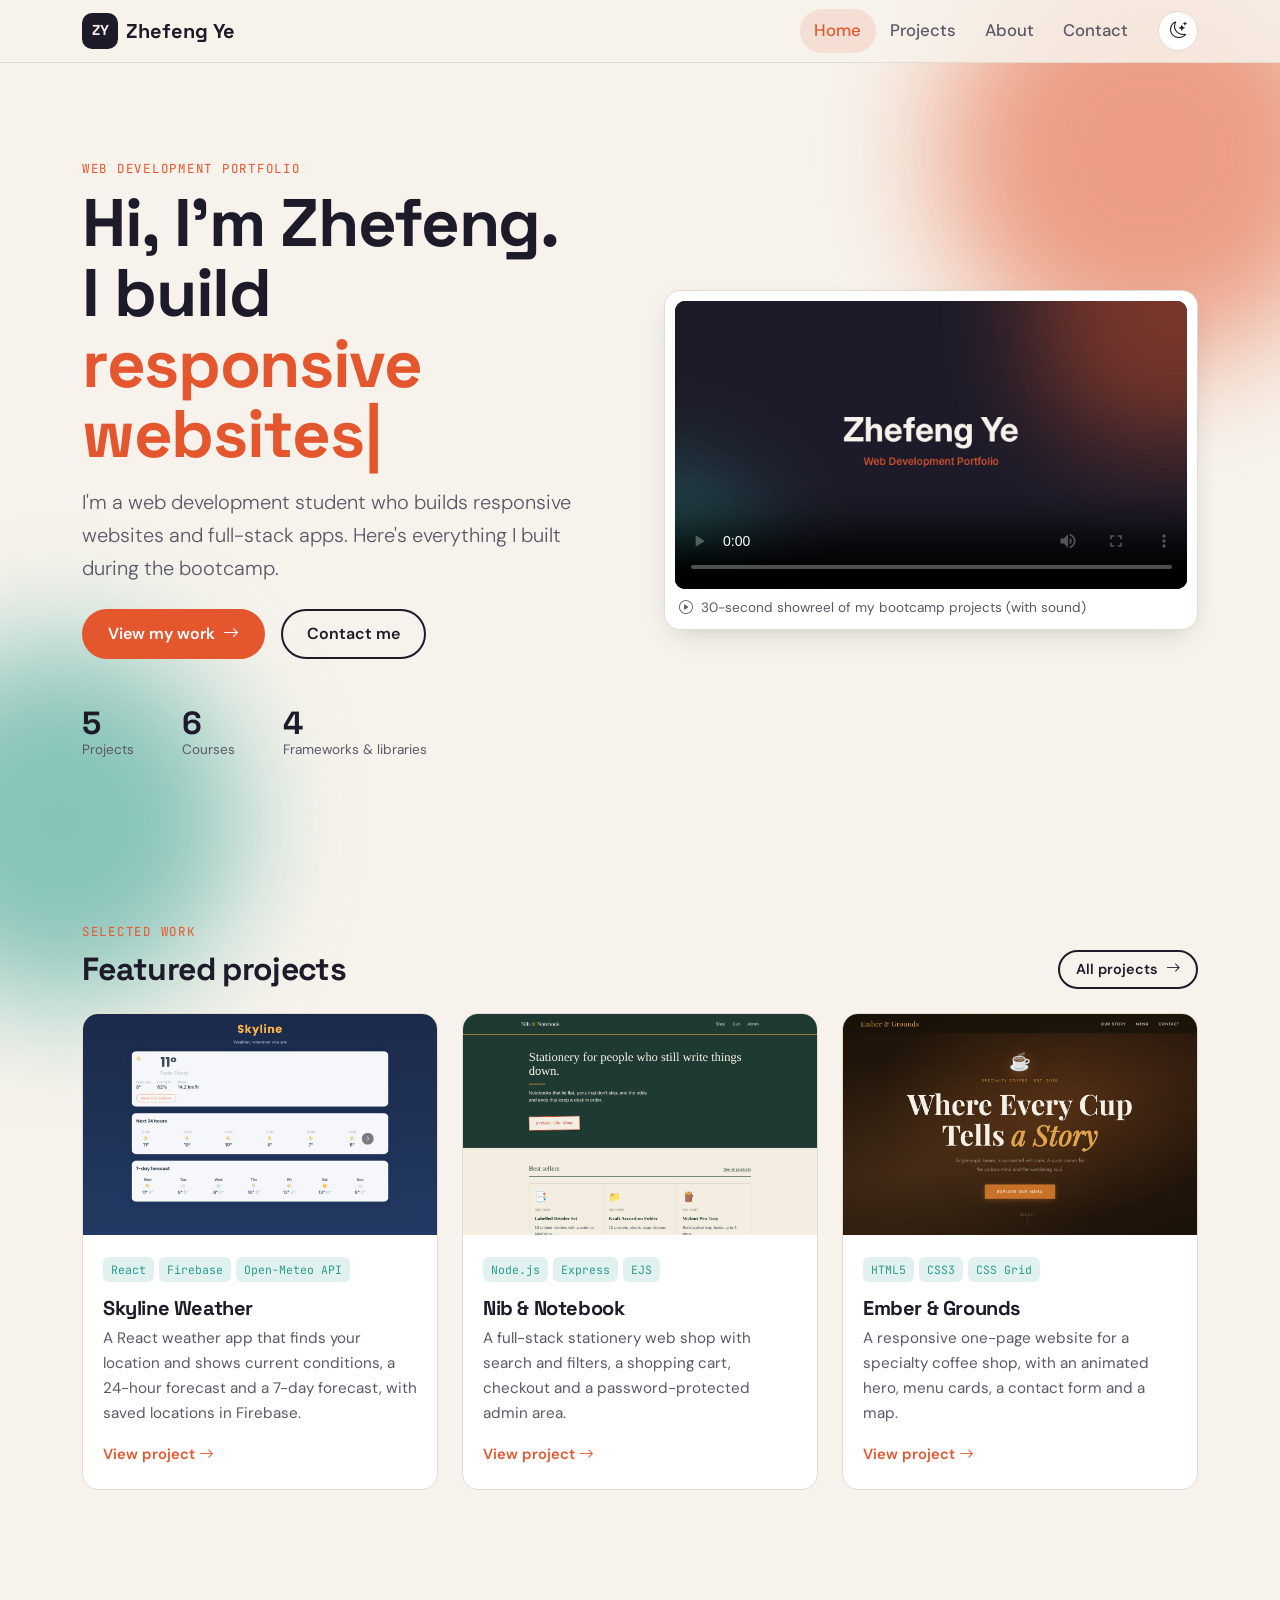
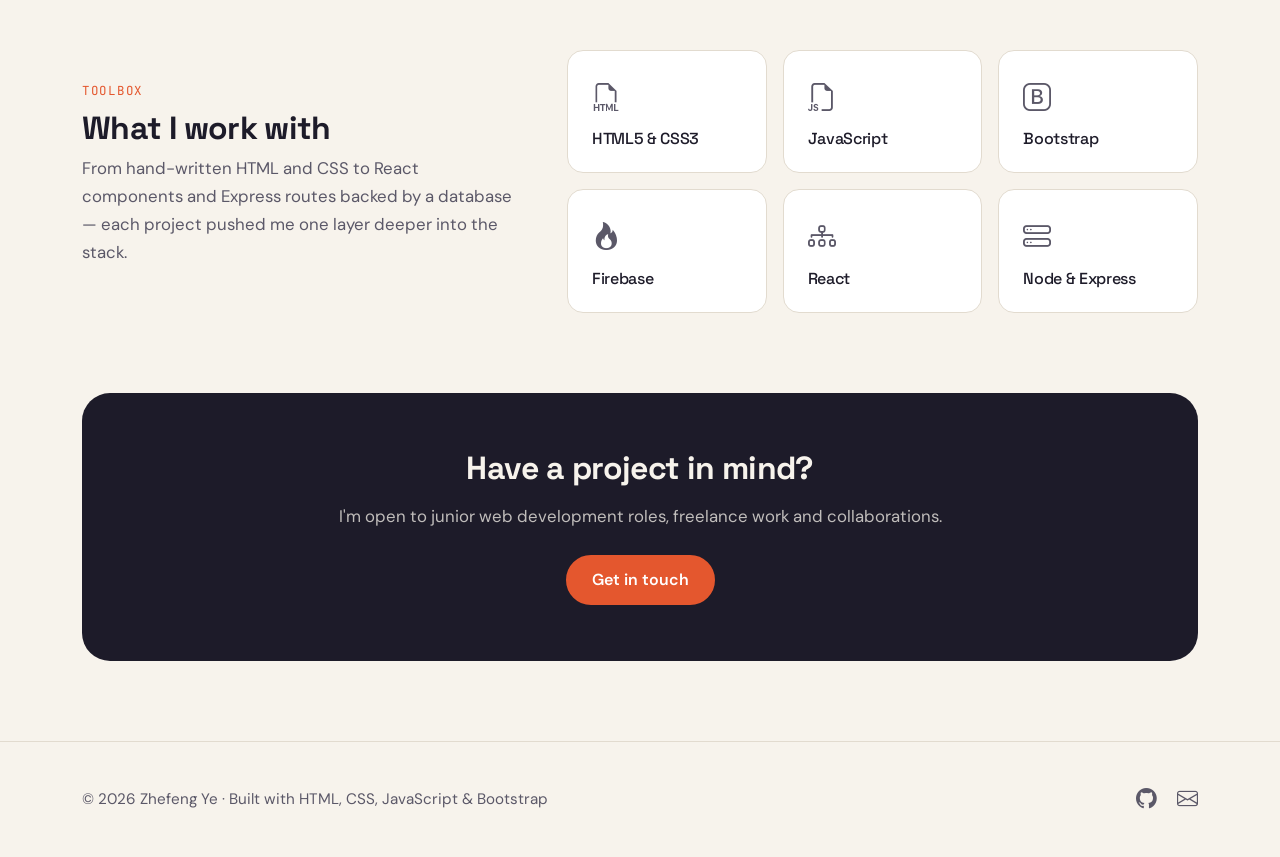
<file: index.html>
<!DOCTYPE html>
<html lang="en" data-bs-theme="light">
<head>
  <meta charset="UTF-8">
  <meta name="viewport" content="width=device-width, initial-scale=1">
  <title>Zhefeng Ye · Web Developer Portfolio</title>
  <meta name="description" content="Portfolio of Zhefeng Ye — responsive websites and web apps built in the Web Development Bootcamp.">
  <meta name="theme-color" content="#e4572e">
  <link rel="icon" href="assets/images/favicon.svg" type="image/svg+xml">

  <!-- Bootstrap 5 + Bootstrap Icons -->
  <link href="https://cdn.jsdelivr.net/npm/bootstrap@5.3.3/dist/css/bootstrap.min.css" rel="stylesheet">
  <link href="https://cdn.jsdelivr.net/npm/bootstrap-icons@1.11.3/font/bootstrap-icons.min.css" rel="stylesheet">

  <!-- Fonts -->
  <link rel="preconnect" href="https://fonts.googleapis.com">
  <link rel="preconnect" href="https://fonts.gstatic.com" crossorigin>
  <link href="https://fonts.googleapis.com/css2?family=DM+Sans:opsz,wght@9..40,400;9..40,500;9..40,700&family=JetBrains+Mono:wght@400;500&family=Space+Grotesk:wght@500;700&display=swap" rel="stylesheet">

  <link rel="stylesheet" href="css/style.css">
  <!-- Load the saved theme before paint to avoid a flash -->
  <script src="js/main.js"></script>
</head>
<body data-page="home">

  <a class="skip-link" href="#main">Skip to content</a>

  <nav class="navbar navbar-expand-lg sticky-top site-nav" aria-label="Main navigation">
    <div class="container">
      <a class="navbar-brand" href="index.html"><span class="brand-mark">ZY</span> Zhefeng Ye</a>
      <div class="d-flex align-items-center gap-2 order-lg-last">
        <button id="themeToggle" class="icon-btn" type="button" aria-label="Toggle light and dark theme"><i class="bi bi-moon-stars"></i></button>
        <button class="navbar-toggler" type="button" data-bs-toggle="collapse" data-bs-target="#navMenu" aria-controls="navMenu" aria-expanded="false" aria-label="Open menu">
          <span class="navbar-toggler-icon"></span>
        </button>
      </div>
      <div class="collapse navbar-collapse" id="navMenu">
        <ul class="navbar-nav ms-auto me-lg-3">
          <li class="nav-item"><a class="nav-link" data-page="home" href="index.html">Home</a></li>
          <li class="nav-item"><a class="nav-link" data-page="projects" href="projects.html">Projects</a></li>
          <li class="nav-item"><a class="nav-link" data-page="about" href="about.html">About</a></li>
          <li class="nav-item"><a class="nav-link" data-page="contact" href="contact.html">Contact</a></li>
        </ul>
      </div>
    </div>
  </nav>

  <main id="main">

    <!-- Hero -->
    <section class="hero">
      <div class="blob blob-1" aria-hidden="true"></div>
      <div class="blob blob-2" aria-hidden="true"></div>
      <div class="container">
        <div class="row align-items-center g-5">
          <div class="col-lg-6">
            <p class="section-eyebrow reveal">Web Development Portfolio</p>
            <h1 class="mb-3 reveal delay-1">Hi, I'm Zhefeng.<br>I build <span class="typed" data-words='["responsive websites.", "React apps.", "Node.js back ends.", "things people enjoy using."]'></span></h1>
            <p class="lead mb-4 reveal delay-2">I'm a web development student who builds responsive websites and full-stack apps. Here's everything I built during the bootcamp.</p>
            <div class="d-flex flex-wrap gap-3 reveal delay-3">
              <a class="btn btn-accent" href="projects.html">View my work <i class="bi bi-arrow-right ms-1"></i></a>
              <a class="btn btn-ghost" href="contact.html">Contact me</a>
            </div>
            <div class="d-flex gap-5 mt-5 reveal delay-3">
              <div><div class="stat" id="projectCount">4</div><div class="stat-label">Projects</div></div>
              <div><div class="stat">6</div><div class="stat-label">Courses</div></div>
              <div><div class="stat">4</div><div class="stat-label">Frameworks &amp; libraries</div></div>
            </div>
          </div>
          <div class="col-lg-6 reveal delay-2">
            <figure class="video-frame mb-0">
              <video controls preload="metadata" poster="assets/images/showreel-poster.jpg" playsinline>
                <source src="assets/video/showreel.mp4" type="video/mp4">
                Your browser does not support HTML5 video.
              </video>
              <figcaption class="video-caption"><i class="bi bi-play-circle me-1"></i> 30-second showreel of my bootcamp projects (with sound)</figcaption>
            </figure>
          </div>
        </div>
      </div>
    </section>

    <!-- Featured projects -->
    <section aria-labelledby="featuredTitle">
      <div class="container">
        <div class="d-flex flex-wrap justify-content-between align-items-end gap-3 mb-4">
          <div>
            <p class="section-eyebrow">Selected work</p>
            <h2 id="featuredTitle" class="mb-0">Featured projects</h2>
          </div>
          <a class="btn btn-ghost btn-sm" href="projects.html">All projects <i class="bi bi-arrow-right ms-1"></i></a>
        </div>
        <div class="row g-4" id="featuredGrid"></div>
      </div>
    </section>

    <!-- What I work with -->
    <section aria-labelledby="stackTitle">
      <div class="container">
        <div class="row g-5 align-items-center">
          <div class="col-lg-5 reveal">
            <p class="section-eyebrow">Toolbox</p>
            <h2 id="stackTitle">What I work with</h2>
            <p class="text-soft">From hand-written HTML and CSS to React components and Express routes backed by a database — each project pushed me one layer deeper into the stack.</p>
          </div>
          <div class="col-lg-7 reveal delay-1">
            <div class="row g-3">
              <div class="col-6 col-md-4"><div class="info-card h-100"><i class="bi bi-filetype-html fs-3 text-soft"></i><h3 class="h6 mt-2 mb-0">HTML5 &amp; CSS3</h3></div></div>
              <div class="col-6 col-md-4"><div class="info-card h-100"><i class="bi bi-filetype-js fs-3 text-soft"></i><h3 class="h6 mt-2 mb-0">JavaScript</h3></div></div>
              <div class="col-6 col-md-4"><div class="info-card h-100"><i class="bi bi-bootstrap fs-3 text-soft"></i><h3 class="h6 mt-2 mb-0">Bootstrap</h3></div></div>
              <div class="col-6 col-md-4"><div class="info-card h-100"><i class="bi bi-fire fs-3 text-soft"></i><h3 class="h6 mt-2 mb-0">Firebase</h3></div></div>
              <div class="col-6 col-md-4"><div class="info-card h-100"><i class="bi bi-diagram-3 fs-3 text-soft"></i><h3 class="h6 mt-2 mb-0">React</h3></div></div>
              <div class="col-6 col-md-4"><div class="info-card h-100"><i class="bi bi-hdd-stack fs-3 text-soft"></i><h3 class="h6 mt-2 mb-0">Node &amp; Express</h3></div></div>
            </div>
          </div>
        </div>
      </div>
    </section>

    <!-- Call to action -->
    <section class="pt-0">
      <div class="container">
        <div class="cta-band reveal">
          <h2 class="mb-3">Have a project in mind?</h2>
          <p class="mb-4 opacity-75">I'm open to junior web development roles, freelance work and collaborations.</p>
          <a class="btn btn-accent" href="contact.html">Get in touch</a>
        </div>
      </div>
    </section>
  </main>

  <footer class="site-footer">
    <div class="container d-flex flex-column flex-md-row justify-content-between align-items-center gap-3">
      <p class="mb-0">&copy; <span id="year">2026</span> Zhefeng Ye &middot; Built with HTML, CSS, JavaScript &amp; Bootstrap</p>
      <div class="social">
        <a href="https://github.com/jeffye158" target="_blank" rel="noopener" aria-label="GitHub"><i class="bi bi-github"></i></a>
        <a href="contact.html" aria-label="Contact"><i class="bi bi-envelope"></i></a>
      </div>
    </div>
  </footer>

  <script src="https://cdn.jsdelivr.net/npm/bootstrap@5.3.3/dist/js/bootstrap.bundle.min.js"></script>
  <script src="js/projects.js"></script>
  <script src="js/pages.js"></script>
</body>
</html>
</file>
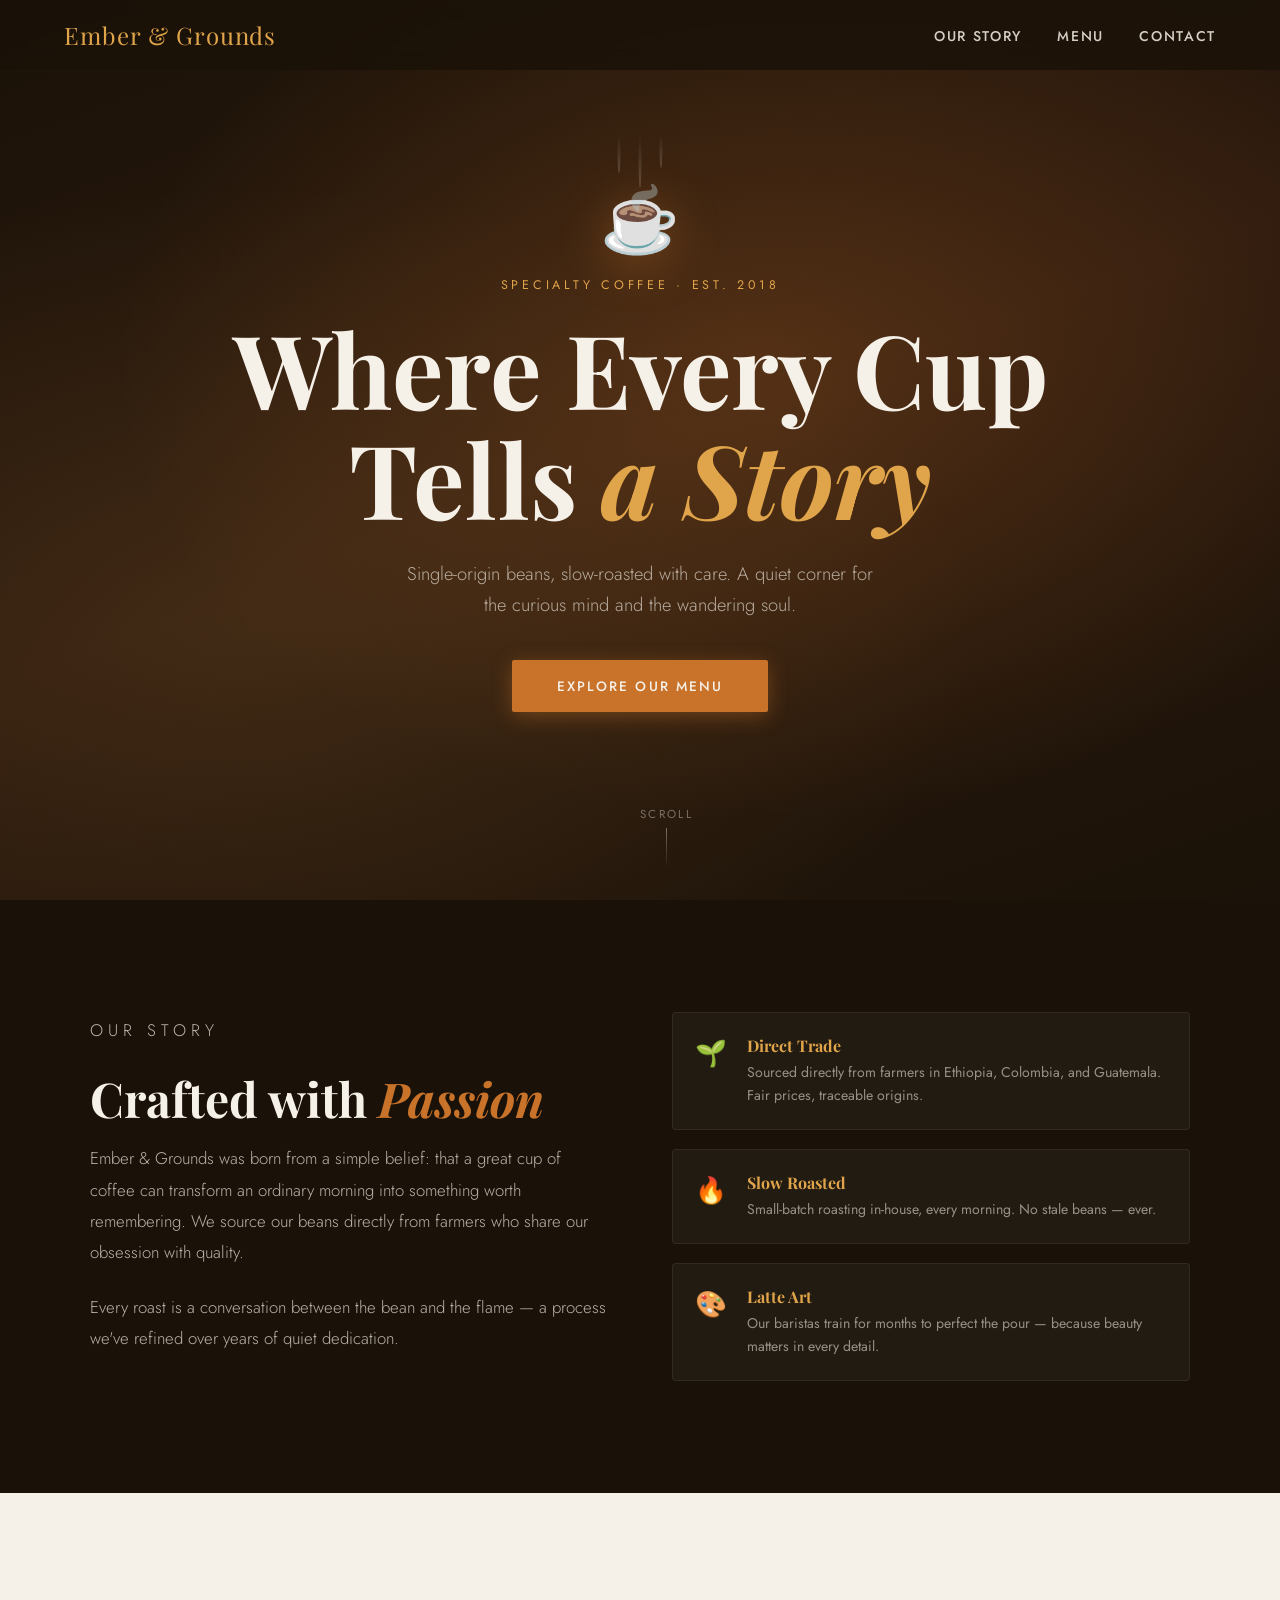
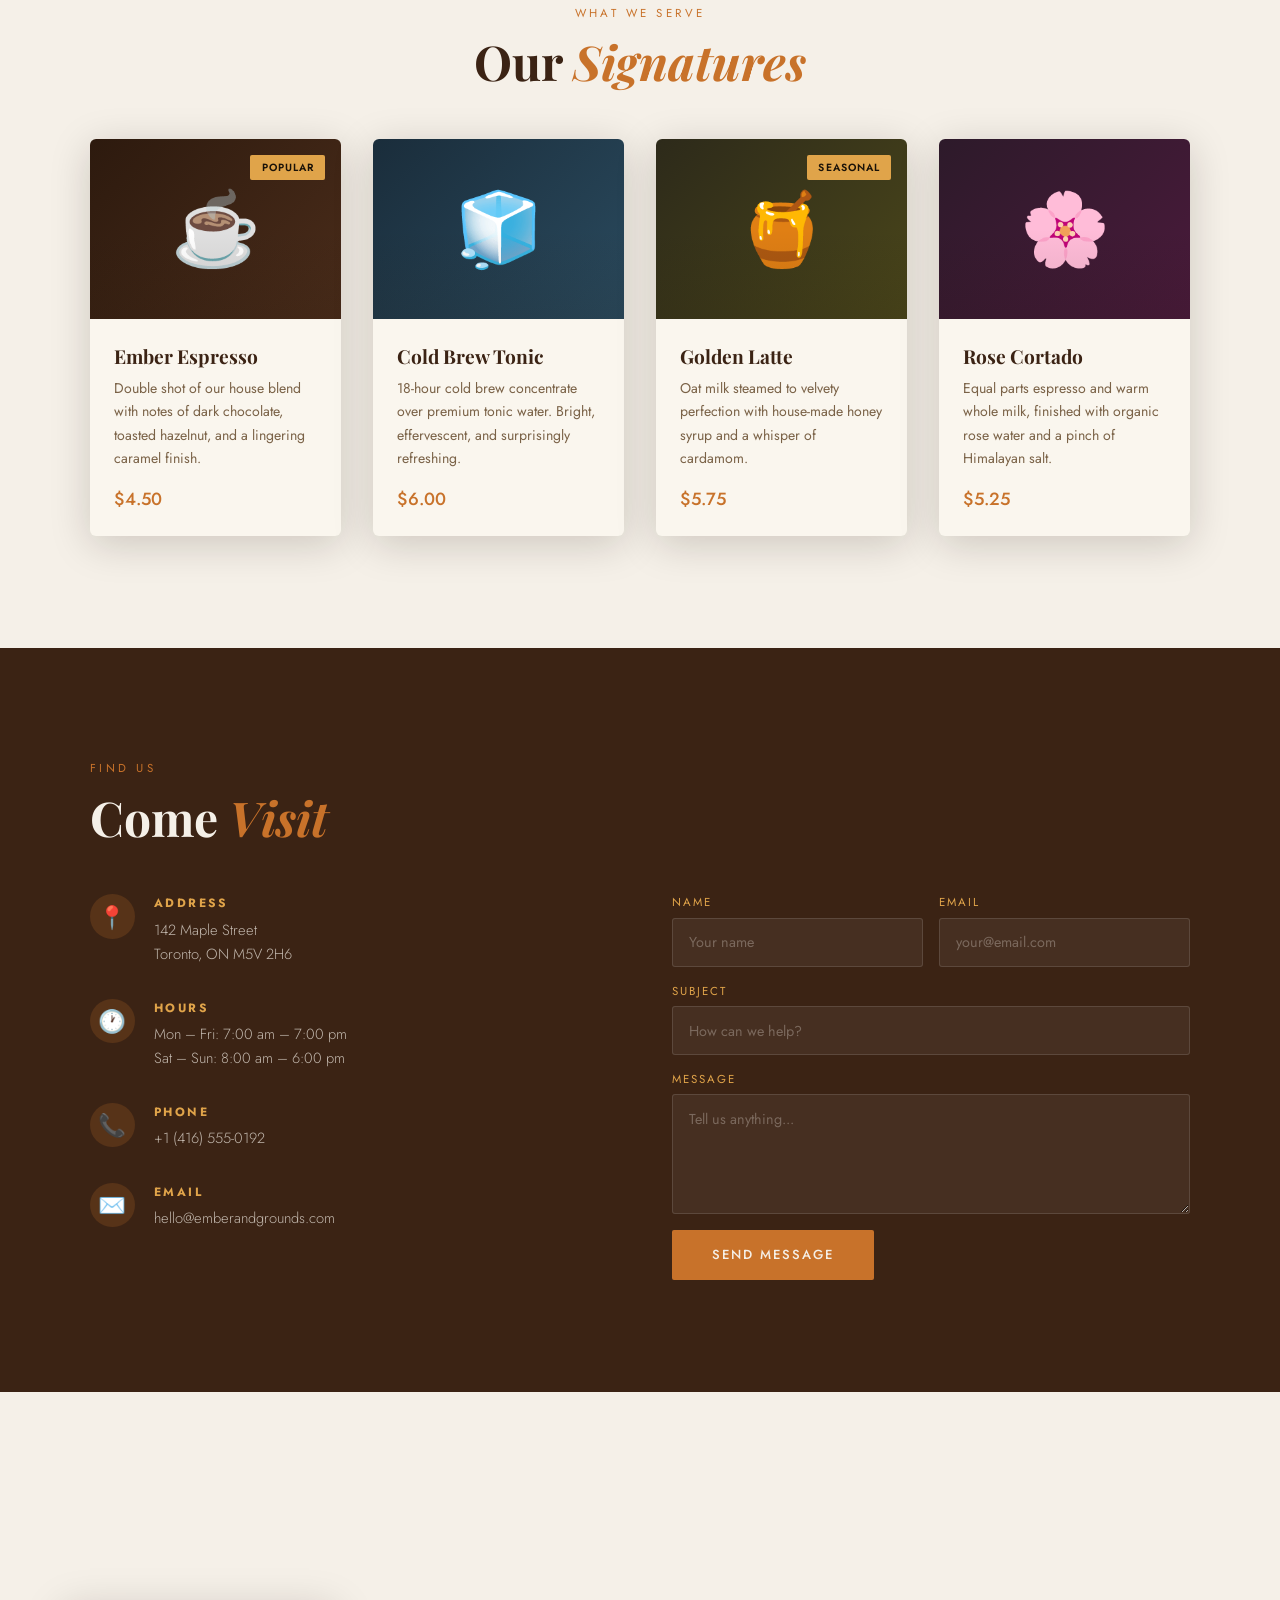
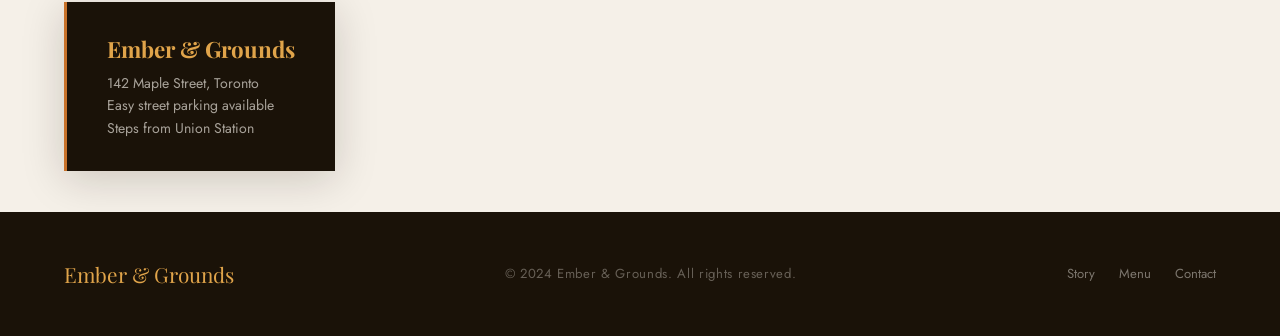
<file: demos/ember-and-grounds/index.html>
<!DOCTYPE html>
<html lang="en">
<head>
  <meta charset="UTF-8" />
  <meta name="viewport" content="width=device-width, initial-scale=1.0" />
  <title>Ember & Grounds — Specialty Coffee</title>
  <link href="https://fonts.googleapis.com/css2?family=Playfair+Display:ital,wght@0,400;0,700;1,400&family=Jost:wght@300;400;500&display=swap" rel="stylesheet" />
  <style>
    /* ── CSS Variables ── */
    :root {
      --cream:   #f5f0e8;
      --dark:    #1a1208;
      --brown:   #3b2314;
      --amber:   #c8722a;
      --gold:    #e0a44a;
      --muted:   #7a6247;
      --card-bg: #faf6ee;
      --shadow:  0 8px 40px rgba(26,18,8,0.18);
    }

    *, *::before, *::after { box-sizing: border-box; margin: 0; padding: 0; }

    html { scroll-behavior: smooth; }

    body {
      font-family: 'Jost', sans-serif;
      background: var(--cream);
      color: var(--dark);
      overflow-x: hidden;
    }

    /* ── NAV ── */
    nav {
      position: fixed;
      top: 0; left: 0; right: 0;
      z-index: 100;
      display: flex;
      justify-content: space-between;
      align-items: center;
      padding: 1.2rem 5%;
      background: rgba(26,18,8,0.82);
      backdrop-filter: blur(10px);
      transition: background 0.3s;
    }
    .nav-logo {
      font-family: 'Playfair Display', serif;
      font-size: 1.5rem;
      color: var(--gold);
      letter-spacing: 0.04em;
      text-decoration: none;
    }
    .nav-links {
      display: flex;
      gap: 2.2rem;
      list-style: none;
    }
    .nav-links a {
      color: var(--cream);
      text-decoration: none;
      font-size: 0.88rem;
      font-weight: 500;
      letter-spacing: 0.12em;
      text-transform: uppercase;
      opacity: 0.85;
      transition: opacity 0.2s, color 0.2s;
    }
    .nav-links a:hover { opacity: 1; color: var(--gold); }

    .nav-toggle {
      display: none;
      flex-direction: column;
      gap: 5px;
      cursor: pointer;
      background: none;
      border: none;
      padding: 4px;
    }
    .nav-toggle span {
      display: block;
      width: 24px;
      height: 2px;
      background: var(--cream);
      transition: transform 0.3s, opacity 0.3s;
    }

    /* ── HERO ── */
    #hero {
      position: relative;
      min-height: 100vh;
      display: flex;
      align-items: center;
      justify-content: center;
      text-align: center;
      overflow: hidden;
      background: var(--dark);
    }
    .hero-bg {
      position: absolute;
      inset: 0;
      background:
        radial-gradient(ellipse at 60% 40%, rgba(200,114,42,0.25) 0%, transparent 60%),
        radial-gradient(ellipse at 20% 70%, rgba(224,164,74,0.12) 0%, transparent 50%),
        linear-gradient(160deg, #1a1208 0%, #2d1a0e 50%, #1a1208 100%);
    }
    /* Coffee steam animation */
    .steam {
      position: absolute;
      bottom: 38%;
      left: 50%;
      transform: translateX(-50%);
      display: flex;
      gap: 18px;
    }
    .steam span {
      display: block;
      width: 3px;
      height: 40px;
      background: linear-gradient(to top, rgba(255,255,255,0.18), transparent);
      border-radius: 50%;
      animation: steam 2.4s ease-in-out infinite;
    }
    .steam span:nth-child(2) { animation-delay: 0.4s; height: 55px; }
    .steam span:nth-child(3) { animation-delay: 0.8s; height: 35px; }
    @keyframes steam {
      0%   { transform: translateY(0) scaleX(1);   opacity: 0; }
      30%  { opacity: 0.7; }
      100% { transform: translateY(-60px) scaleX(2); opacity: 0; }
    }

    .hero-cup {
      position: absolute;
      bottom: 28%;
      left: 50%;
      transform: translateX(-50%);
      font-size: 5rem;
      animation: float 3.5s ease-in-out infinite;
      filter: drop-shadow(0 8px 24px rgba(200,114,42,0.4));
    }
    @keyframes float {
      0%, 100% { transform: translateX(-50%) translateY(0); }
      50%       { transform: translateX(-50%) translateY(-12px); }
    }

    /* Cup sits in the content flow above the heading so it never covers the text */
    .hero-mug {
      position: relative;
      display: inline-block;
      margin-bottom: 1.5rem;
    }
    .hero-mug .steam {
      bottom: 100%;
    }
    .hero-mug .hero-cup {
      position: static;
      transform: none;
      font-size: 4rem;
      line-height: 1;
      animation: floatY 3.5s ease-in-out infinite;
    }
    @keyframes floatY {
      0%, 100% { transform: translateY(0); }
      50%       { transform: translateY(-12px); }
    }

    .hero-content {
      position: relative;
      z-index: 2;
      padding: 2rem;
      animation: fadeUp 1s ease both;
    }
    @keyframes fadeUp {
      from { opacity: 0; transform: translateY(30px); }
      to   { opacity: 1; transform: translateY(0); }
    }
    .hero-eyebrow {
      font-size: 0.78rem;
      letter-spacing: 0.3em;
      text-transform: uppercase;
      color: var(--gold);
      margin-bottom: 1.2rem;
      animation: fadeUp 1s 0.2s ease both;
    }
    .hero-title {
      font-family: 'Playfair Display', serif;
      font-size: clamp(3rem, 8vw, 6.5rem);
      line-height: 1.08;
      color: var(--cream);
      margin-bottom: 1.5rem;
      animation: fadeUp 1s 0.4s ease both;
    }
    .hero-title em {
      font-style: italic;
      color: var(--gold);
    }
    .hero-sub {
      font-size: clamp(0.95rem, 2vw, 1.15rem);
      color: rgba(245,240,232,0.65);
      max-width: 480px;
      margin: 0 auto 2.5rem;
      font-weight: 300;
      line-height: 1.7;
      animation: fadeUp 1s 0.6s ease both;
    }
    .hero-cta {
      display: inline-block;
      padding: 1rem 2.8rem;
      background: var(--amber);
      color: var(--cream);
      text-decoration: none;
      font-size: 0.85rem;
      font-weight: 500;
      letter-spacing: 0.15em;
      text-transform: uppercase;
      border-radius: 2px;
      transition: background 0.3s, transform 0.2s, box-shadow 0.3s;
      box-shadow: 0 4px 20px rgba(200,114,42,0.4);
      animation: fadeUp 1s 0.8s ease both;
    }
    .hero-cta:hover {
      background: var(--gold);
      transform: translateY(-2px);
      box-shadow: 0 8px 28px rgba(200,114,42,0.5);
    }
    .scroll-hint {
      position: absolute;
      bottom: 2rem;
      left: 50%;
      transform: translateX(-50%);
      display: flex;
      flex-direction: column;
      align-items: center;
      gap: 6px;
      color: rgba(245,240,232,0.4);
      font-size: 0.72rem;
      letter-spacing: 0.2em;
      text-transform: uppercase;
      animation: fadeUp 1s 1.2s ease both;
    }
    .scroll-hint::after {
      content: '';
      width: 1px;
      height: 40px;
      background: linear-gradient(to bottom, rgba(245,240,232,0.4), transparent);
      animation: scrollLine 1.5s ease-in-out infinite;
    }
    @keyframes scrollLine {
      0%, 100% { opacity: 0.4; transform: scaleY(1); }
      50%       { opacity: 1;   transform: scaleY(1.2); }
    }

    /* ── SECTION BASE ── */
    section { padding: 7rem 5%; }
    .section-label {
      font-size: 0.72rem;
      letter-spacing: 0.3em;
      text-transform: uppercase;
      color: var(--amber);
      margin-bottom: 0.8rem;
    }
    .section-title {
      font-family: 'Playfair Display', serif;
      font-size: clamp(2rem, 4vw, 3rem);
      line-height: 1.2;
      color: var(--brown);
      margin-bottom: 1rem;
    }
    .section-title em { font-style: italic; color: var(--amber); }

    /* ── ABOUT ── */
    #about {
      background: var(--dark);
      color: var(--cream);
    }
    #about .section-title { color: var(--cream); }
    .about-grid {
      display: flex;
      gap: 4rem;
      align-items: center;
      max-width: 1100px;
      margin: 0 auto;
    }
    .about-text { flex: 1; }
    .about-text p {
      font-size: 1.05rem;
      line-height: 1.85;
      color: rgba(245,240,232,0.72);
      font-weight: 300;
      margin-bottom: 1.5rem;
    }
    .about-features {
      display: flex;
      flex-direction: column;
      gap: 1.2rem;
      flex: 1;
    }
    .feature-item {
      display: flex;
      align-items: flex-start;
      gap: 1.2rem;
      padding: 1.4rem;
      background: rgba(255,255,255,0.04);
      border: 1px solid rgba(255,255,255,0.07);
      border-radius: 4px;
      transition: background 0.3s, border-color 0.3s;
    }
    .feature-item:hover {
      background: rgba(200,114,42,0.08);
      border-color: rgba(200,114,42,0.25);
    }
    .feature-icon { font-size: 1.6rem; flex-shrink: 0; }
    .feature-item h4 {
      font-family: 'Playfair Display', serif;
      font-size: 1rem;
      color: var(--gold);
      margin-bottom: 0.3rem;
    }
    .feature-item p { font-size: 0.88rem; color: rgba(245,240,232,0.55); margin: 0; line-height: 1.6; }

    /* ── MENU ── */
    #menu { background: var(--cream); }
    .menu-grid {
      display: grid;
      grid-template-columns: repeat(auto-fit, minmax(230px, 1fr));
      gap: 2rem;
      max-width: 1100px;
      margin: 3rem auto 0;
    }
    .menu-card {
      background: var(--card-bg);
      border-radius: 6px;
      overflow: hidden;
      box-shadow: var(--shadow);
      transition: transform 0.3s, box-shadow 0.3s;
      position: relative;
    }
    .menu-card:hover {
      transform: translateY(-6px);
      box-shadow: 0 16px 50px rgba(26,18,8,0.22);
    }
    .card-img {
      height: 180px;
      display: flex;
      align-items: center;
      justify-content: center;
      font-size: 4.5rem;
      position: relative;
      overflow: hidden;
    }
    .card-img::after {
      content: '';
      position: absolute;
      inset: 0;
      background: linear-gradient(to bottom, transparent 50%, rgba(26,18,8,0.12));
    }
    .card-bg-1 { background: linear-gradient(135deg, #2d1a0e, #4a2c1a); }
    .card-bg-2 { background: linear-gradient(135deg, #1a2d3b, #2a4a5e); }
    .card-bg-3 { background: linear-gradient(135deg, #2d2a1a, #4a461a); }
    .card-bg-4 { background: linear-gradient(135deg, #2d1a2a, #4a1a3b); }
    .card-body { padding: 1.5rem; }
    .card-body h3 {
      font-family: 'Playfair Display', serif;
      font-size: 1.2rem;
      color: var(--brown);
      margin-bottom: 0.5rem;
    }
    .card-body p {
      font-size: 0.88rem;
      color: var(--muted);
      line-height: 1.65;
      margin-bottom: 1rem;
    }
    .card-price {
      font-size: 1.1rem;
      font-weight: 500;
      color: var(--amber);
    }
    .card-badge {
      position: absolute;
      top: 1rem;
      right: 1rem;
      background: var(--gold);
      color: var(--dark);
      font-size: 0.65rem;
      font-weight: 600;
      letter-spacing: 0.1em;
      text-transform: uppercase;
      padding: 0.3rem 0.7rem;
      border-radius: 2px;
      z-index: 1;
    }

    /* ── CONTACT ── */
    #contact {
      background: var(--brown);
      color: var(--cream);
    }
    #contact .section-title { color: var(--cream); }
    .contact-grid {
      display: grid;
      grid-template-columns: 1fr 1fr;
      gap: 4rem;
      max-width: 1100px;
      margin: 3rem auto 0;
      align-items: start;
    }
    .contact-info { display: flex; flex-direction: column; gap: 2rem; }
    .info-item { display: flex; gap: 1.2rem; align-items: flex-start; }
    .info-icon {
      font-size: 1.4rem;
      width: 2.8rem;
      height: 2.8rem;
      background: rgba(200,114,42,0.2);
      border-radius: 50%;
      display: flex;
      align-items: center;
      justify-content: center;
      flex-shrink: 0;
    }
    .info-item h4 {
      font-size: 0.75rem;
      letter-spacing: 0.2em;
      text-transform: uppercase;
      color: var(--gold);
      margin-bottom: 0.35rem;
    }
    .info-item p { font-size: 0.92rem; color: rgba(245,240,232,0.72); line-height: 1.65; font-weight: 300; }

    .contact-form { display: flex; flex-direction: column; gap: 1rem; }
    .form-row { display: flex; gap: 1rem; }
    .form-group { display: flex; flex-direction: column; flex: 1; }
    .form-group label {
      font-size: 0.72rem;
      letter-spacing: 0.18em;
      text-transform: uppercase;
      color: var(--gold);
      margin-bottom: 0.45rem;
    }
    .form-group input,
    .form-group textarea {
      background: rgba(255,255,255,0.06);
      border: 1px solid rgba(255,255,255,0.12);
      color: var(--cream);
      padding: 0.85rem 1rem;
      font-family: 'Jost', sans-serif;
      font-size: 0.9rem;
      border-radius: 3px;
      outline: none;
      transition: border-color 0.3s, background 0.3s;
    }
    .form-group input::placeholder,
    .form-group textarea::placeholder { color: rgba(245,240,232,0.3); }
    .form-group input:focus,
    .form-group textarea:focus {
      border-color: var(--amber);
      background: rgba(200,114,42,0.08);
    }
    .form-group textarea { resize: vertical; min-height: 120px; }
    .form-submit {
      align-self: flex-start;
      padding: 0.95rem 2.5rem;
      background: var(--amber);
      color: var(--cream);
      border: none;
      font-family: 'Jost', sans-serif;
      font-size: 0.82rem;
      font-weight: 500;
      letter-spacing: 0.15em;
      text-transform: uppercase;
      border-radius: 2px;
      cursor: pointer;
      transition: background 0.3s, transform 0.2s;
    }
    .form-submit:hover { background: var(--gold); transform: translateY(-2px); }

    /* ── MAP ── */
    #map-section { padding: 0; }
    .map-container {
      width: 100%;
      height: 420px;
      position: relative;
      overflow: hidden;
    }
    .map-container iframe {
      width: 100%;
      height: 100%;
      border: none;
      filter: sepia(30%) contrast(1.05);
    }
    .map-overlay {
      position: absolute;
      top: 50%;
      left: 5%;
      transform: translateY(-50%);
      background: var(--dark);
      padding: 2rem 2.5rem;
      border-left: 3px solid var(--amber);
      box-shadow: var(--shadow);
      animation: fadeUp 0.8s ease both;
    }
    .map-overlay h3 {
      font-family: 'Playfair Display', serif;
      font-size: 1.4rem;
      color: var(--gold);
      margin-bottom: 0.5rem;
    }
    .map-overlay p { font-size: 0.88rem; color: rgba(245,240,232,0.65); line-height: 1.6; }

    /* ── FOOTER ── */
    footer {
      background: var(--dark);
      padding: 3rem 5%;
      display: flex;
      justify-content: space-between;
      align-items: center;
      flex-wrap: wrap;
      gap: 1rem;
    }
    .footer-logo {
      font-family: 'Playfair Display', serif;
      font-size: 1.3rem;
      color: var(--gold);
    }
    footer p {
      font-size: 0.82rem;
      color: rgba(245,240,232,0.35);
      letter-spacing: 0.05em;
    }
    .footer-links { display: flex; gap: 1.5rem; }
    .footer-links a {
      font-size: 0.82rem;
      color: rgba(245,240,232,0.45);
      text-decoration: none;
      transition: color 0.2s;
    }
    .footer-links a:hover { color: var(--gold); }

    /* ── REVEAL ANIMATION ── */
    .reveal {
      opacity: 0;
      transform: translateY(24px);
      transition: opacity 0.7s ease, transform 0.7s ease;
    }
    .reveal.visible {
      opacity: 1;
      transform: translateY(0);
    }

    /* ── RESPONSIVE ── */
    @media (max-width: 900px) {
      .about-grid { flex-direction: column; gap: 2.5rem; }
      .contact-grid { grid-template-columns: 1fr; gap: 2.5rem; }
    }

    @media (max-width: 640px) {
      nav { padding: 1rem 5%; }
      .nav-links {
        display: none;
        position: fixed;
        top: 0; left: 0; right: 0; bottom: 0;
        background: rgba(26,18,8,0.97);
        flex-direction: column;
        align-items: center;
        justify-content: center;
        gap: 2.5rem;
        z-index: 99;
      }
      .nav-links.open { display: flex; }
      .nav-links a { font-size: 1.2rem; }
      .nav-toggle { display: flex; z-index: 101; }
      section { padding: 5rem 5%; }
      .form-row { flex-direction: column; }
      .map-overlay { left: 50%; top: auto; bottom: 1.5rem; transform: translateX(-50%); width: 90%; }
      footer { flex-direction: column; text-align: center; }
    }

    @media (max-width: 400px) {
      .hero-cup { font-size: 3.5rem; }
      .menu-grid { grid-template-columns: 1fr; }
    }
  </style>
</head>
<body>

  <!-- NAV -->
  <nav>
    <a href="#hero" class="nav-logo">Ember &amp; Grounds</a>
    <ul class="nav-links" id="navLinks">
      <li><a href="#about">Our Story</a></li>
      <li><a href="#menu">Menu</a></li>
      <li><a href="#contact">Contact</a></li>
    </ul>
    <button class="nav-toggle" id="navToggle" aria-label="Toggle menu">
      <span></span><span></span><span></span>
    </button>
  </nav>

  <!-- HERO -->
  <section id="hero">
    <div class="hero-bg"></div>
    <div class="hero-content">
      <div class="hero-mug" aria-hidden="true">
        <div class="steam">
          <span></span><span></span><span></span>
        </div>
        <div class="hero-cup">☕</div>
      </div>
      <p class="hero-eyebrow">Specialty Coffee · Est. 2018</p>
      <h1 class="hero-title">Where Every Cup<br>Tells <em>a Story</em></h1>
      <p class="hero-sub">Single-origin beans, slow-roasted with care. A quiet corner for the curious mind and the wandering soul.</p>
      <a href="#menu" class="hero-cta">Explore Our Menu</a>
    </div>
    <div class="scroll-hint">Scroll</div>
  </section>

  <!-- ABOUT -->
  <section id="about">
    <div class="about-grid">
      <div class="about-text reveal">
        <p class="section-label">Our Story</p>
        <h2 class="section-title">Crafted with <em>Passion</em></h2>
        <p>Ember &amp; Grounds was born from a simple belief: that a great cup of coffee can transform an ordinary morning into something worth remembering. We source our beans directly from farmers who share our obsession with quality.</p>
        <p>Every roast is a conversation between the bean and the flame — a process we've refined over years of quiet dedication.</p>
      </div>
      <div class="about-features reveal">
        <div class="feature-item">
          <div class="feature-icon">🌱</div>
          <div>
            <h4>Direct Trade</h4>
            <p>Sourced directly from farmers in Ethiopia, Colombia, and Guatemala. Fair prices, traceable origins.</p>
          </div>
        </div>
        <div class="feature-item">
          <div class="feature-icon">🔥</div>
          <div>
            <h4>Slow Roasted</h4>
            <p>Small-batch roasting in-house, every morning. No stale beans — ever.</p>
          </div>
        </div>
        <div class="feature-item">
          <div class="feature-icon">🎨</div>
          <div>
            <h4>Latte Art</h4>
            <p>Our baristas train for months to perfect the pour — because beauty matters in every detail.</p>
          </div>
        </div>
      </div>
    </div>
  </section>

  <!-- MENU -->
  <section id="menu">
    <div style="text-align:center;" class="reveal">
      <p class="section-label">What We Serve</p>
      <h2 class="section-title">Our <em>Signatures</em></h2>
    </div>
    <div class="menu-grid">
      <div class="menu-card reveal">
        <div class="card-img card-bg-1">☕</div>
        <div class="card-badge">Popular</div>
        <div class="card-body">
          <h3>Ember Espresso</h3>
          <p>Double shot of our house blend with notes of dark chocolate, toasted hazelnut, and a lingering caramel finish.</p>
          <span class="card-price">$4.50</span>
        </div>
      </div>
      <div class="menu-card reveal">
        <div class="card-img card-bg-2">🧊</div>
        <div class="card-body">
          <h3>Cold Brew Tonic</h3>
          <p>18-hour cold brew concentrate over premium tonic water. Bright, effervescent, and surprisingly refreshing.</p>
          <span class="card-price">$6.00</span>
        </div>
      </div>
      <div class="menu-card reveal">
        <div class="card-img card-bg-3">🍯</div>
        <div class="card-badge">Seasonal</div>
        <div class="card-body">
          <h3>Golden Latte</h3>
          <p>Oat milk steamed to velvety perfection with house-made honey syrup and a whisper of cardamom.</p>
          <span class="card-price">$5.75</span>
        </div>
      </div>
      <div class="menu-card reveal">
        <div class="card-img card-bg-4">🌸</div>
        <div class="card-body">
          <h3>Rose Cortado</h3>
          <p>Equal parts espresso and warm whole milk, finished with organic rose water and a pinch of Himalayan salt.</p>
          <span class="card-price">$5.25</span>
        </div>
      </div>
    </div>
  </section>

  <!-- CONTACT -->
  <section id="contact">
    <div style="max-width:1100px;margin:0 auto;">
      <p class="section-label">Find Us</p>
      <h2 class="section-title">Come <em>Visit</em></h2>
    </div>
    <div class="contact-grid">
      <div class="contact-info reveal">
        <div class="info-item">
          <div class="info-icon">📍</div>
          <div>
            <h4>Address</h4>
            <p>142 Maple Street<br>Toronto, ON M5V 2H6</p>
          </div>
        </div>
        <div class="info-item">
          <div class="info-icon">🕐</div>
          <div>
            <h4>Hours</h4>
            <p>Mon – Fri: 7:00 am – 7:00 pm<br>Sat – Sun: 8:00 am – 6:00 pm</p>
          </div>
        </div>
        <div class="info-item">
          <div class="info-icon">📞</div>
          <div>
            <h4>Phone</h4>
            <p>+1 (416) 555-0192</p>
          </div>
        </div>
        <div class="info-item">
          <div class="info-icon">✉️</div>
          <div>
            <h4>Email</h4>
            <p>hello@emberandgrounds.com</p>
          </div>
        </div>
      </div>
      <form class="contact-form reveal" onsubmit="handleSubmit(event)">
        <div class="form-row">
          <div class="form-group">
            <label for="name">Name</label>
            <input type="text" id="name" placeholder="Your name" required />
          </div>
          <div class="form-group">
            <label for="email">Email</label>
            <input type="email" id="email" placeholder="your@email.com" required />
          </div>
        </div>
        <div class="form-group">
          <label for="subject">Subject</label>
          <input type="text" id="subject" placeholder="How can we help?" />
        </div>
        <div class="form-group">
          <label for="message">Message</label>
          <textarea id="message" placeholder="Tell us anything..."></textarea>
        </div>
        <button type="submit" class="form-submit">Send Message</button>
      </form>
    </div>
  </section>

  <!-- MAP -->
  <div id="map-section">
    <div class="map-container">
      <iframe
        src="https://www.google.com/maps/embed?pb=!1m18!1m12!1m3!1d2886.979!2d-79.3871!3d43.6532!2m3!1f0!2f0!3f0!3m2!1i1024!2i768!4f13.1!3m3!1m2!1s0x882b34d68bf33a9b%3A0x15edd8c4de1c7281!2sToronto%2C%20ON!5e0!3m2!1sen!2sca!4v1620000000000"
        allowfullscreen=""
        loading="lazy"
        referrerpolicy="no-referrer-when-downgrade"
        title="Ember and Grounds Location">
      </iframe>
      <div class="map-overlay">
        <h3>Ember &amp; Grounds</h3>
        <p>142 Maple Street, Toronto<br>Easy street parking available<br>Steps from Union Station</p>
      </div>
    </div>
  </div>

  <!-- FOOTER -->
  <footer>
    <div class="footer-logo">Ember &amp; Grounds</div>
    <p>© 2024 Ember &amp; Grounds. All rights reserved.</p>
    <div class="footer-links">
      <a href="#about">Story</a>
      <a href="#menu">Menu</a>
      <a href="#contact">Contact</a>
    </div>
  </footer>

  <script>
    // Mobile nav toggle
    const toggle = document.getElementById('navToggle');
    const links  = document.getElementById('navLinks');
    toggle.addEventListener('click', () => links.classList.toggle('open'));
    links.querySelectorAll('a').forEach(a => a.addEventListener('click', () => links.classList.remove('open')));

    // Scroll reveal
    const observer = new IntersectionObserver((entries) => {
      entries.forEach((e, i) => {
        if (e.isIntersecting) {
          setTimeout(() => e.target.classList.add('visible'), i * 80);
        }
      });
    }, { threshold: 0.12 });
    document.querySelectorAll('.reveal').forEach(el => observer.observe(el));

    // Form submit
    function handleSubmit(e) {
      e.preventDefault();
      const btn = e.target.querySelector('.form-submit');
      btn.textContent = 'Message Sent ✓';
      btn.style.background = '#4a7c4e';
      setTimeout(() => {
        btn.textContent = 'Send Message';
        btn.style.background = '';
        e.target.reset();
      }, 3000);
    }
  </script>

</body>
</html>
</file>
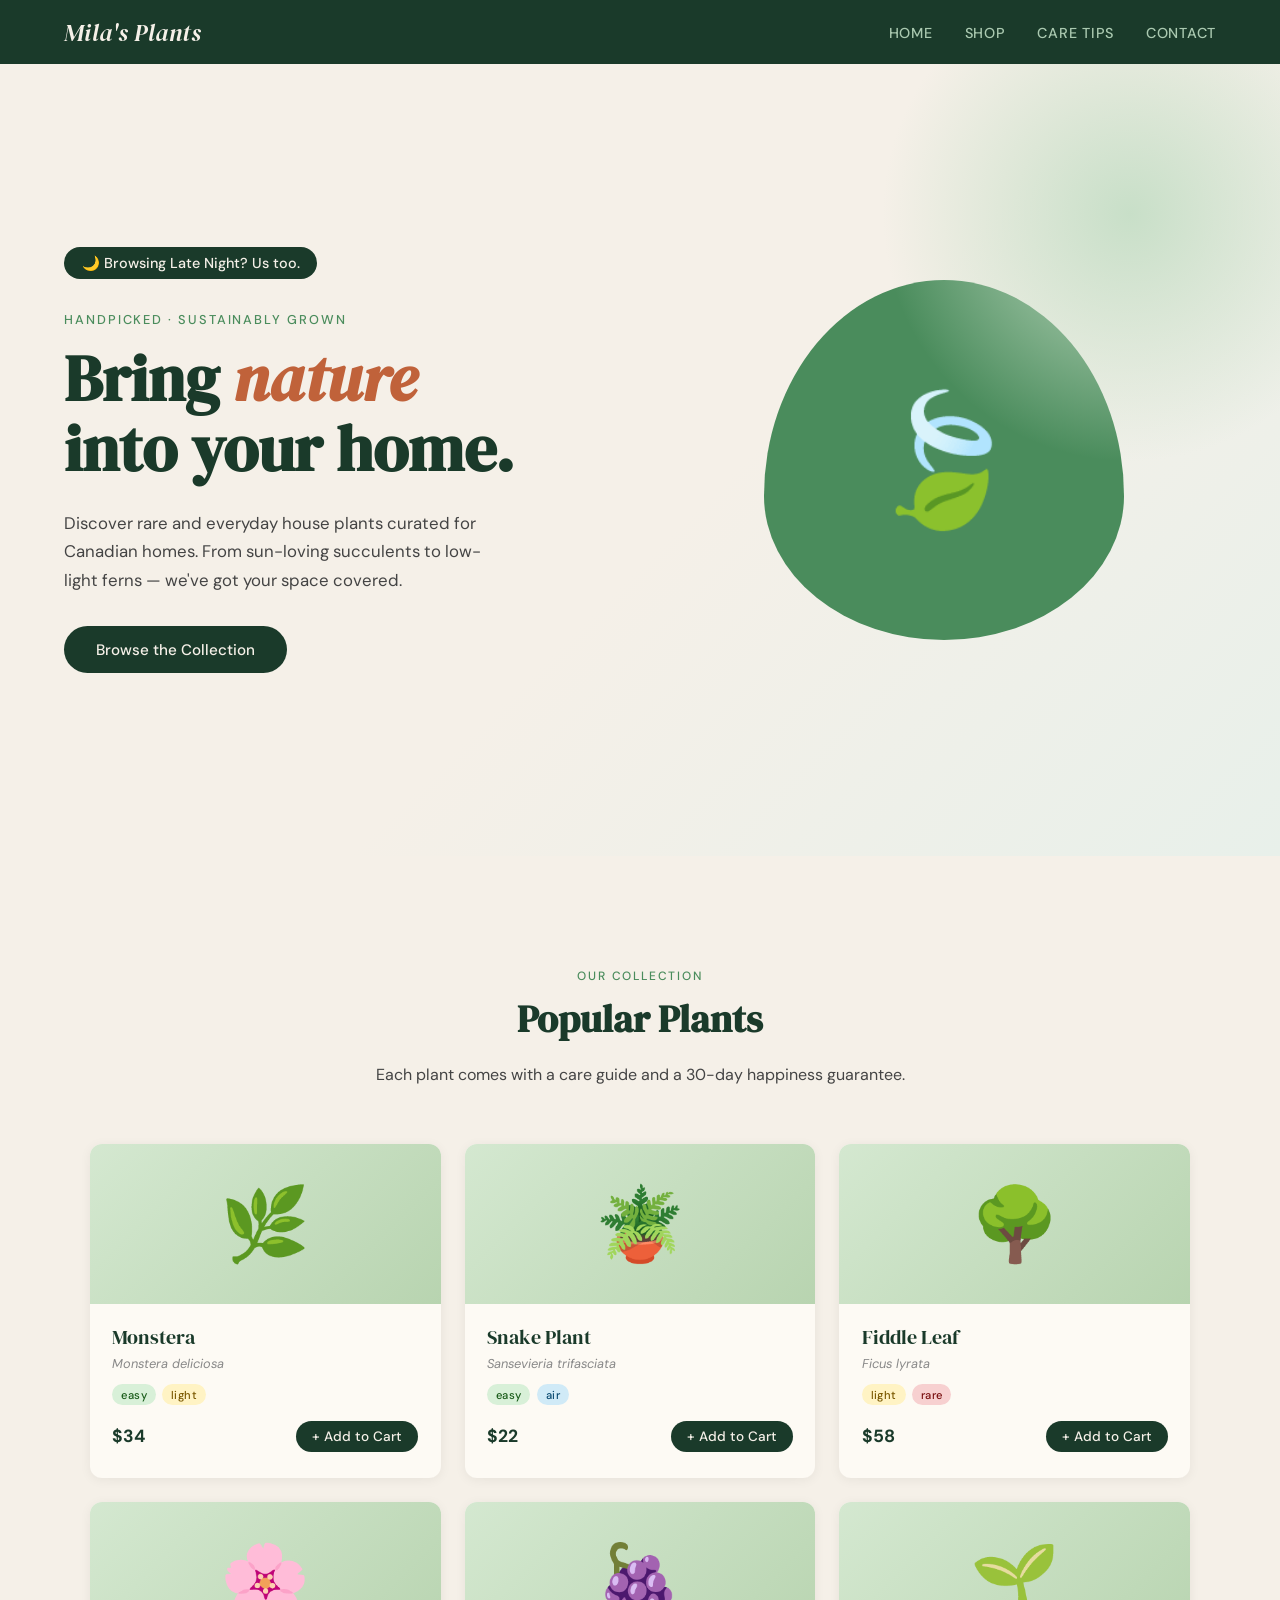
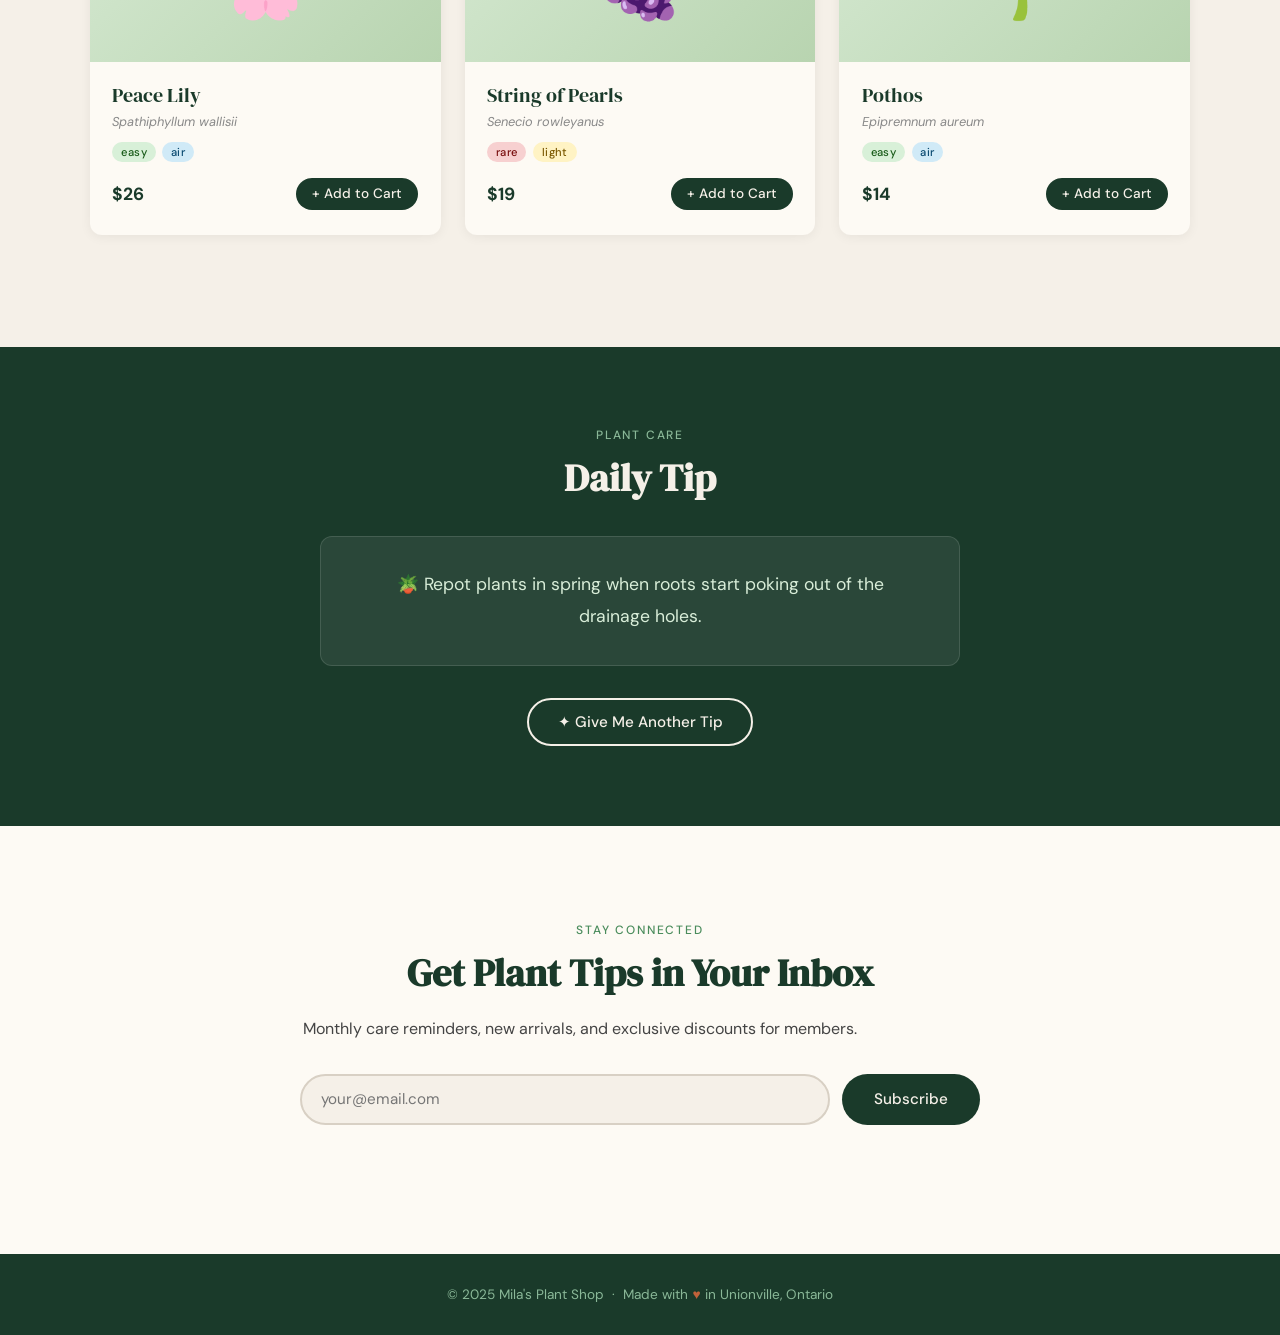
<file: demos/milas-plant-shop/index.html>
<!DOCTYPE html>
<html lang="en">
<head>
  <meta charset="UTF-8" />
  <meta name="viewport" content="width=device-width, initial-scale=1.0" />
  <title>Mila's Plant Shop</title>
  <link href="https://fonts.googleapis.com/css2?family=DM+Serif+Display:ital@0;1&family=DM+Sans:wght@300;400;500&display=swap" rel="stylesheet" />
  <style>
    /* ============================================================
       CSS VARIABLES & RESET
       ============================================================ */
    :root {
      --green-dark:  #1a3a2a;
      --green-mid:   #2d5c3e;
      --green-light: #4a8c5c;
      --cream:       #f5f0e8;
      --warm-white:  #fdfaf4;
      --terra:       #c0623a;
      --gold:        #d4a846;
      --text-dark:   #1a1a1a;
      --text-mid:    #444;
      --radius:      12px;
      --transition:  0.3s ease;
    }

    *, *::before, *::after { box-sizing: border-box; margin: 0; padding: 0; }

    html { scroll-behavior: smooth; }

    button, input { font-family: inherit; }

    body {
      font-family: 'DM Sans', sans-serif;
      background: var(--warm-white);
      color: var(--text-dark);
      overflow-x: hidden;
    }

    /* ============================================================
       NAV
       ============================================================ */
    nav {
      position: sticky;
      top: 0;
      z-index: 100;
      background: var(--green-dark);
      display: flex;
      justify-content: space-between;
      align-items: center;
      padding: 0 5%;
      height: 64px;
    }

    .nav-logo {
      font-family: 'DM Serif Display', serif;
      font-style: italic;
      font-size: 1.5rem;
      color: var(--cream);
      letter-spacing: 0.02em;
    }

    .nav-links {
      display: flex;
      gap: 2rem;
      list-style: none;
    }

    .nav-links a {
      color: #aac9b0;
      text-decoration: none;
      font-size: 0.9rem;
      font-weight: 500;
      letter-spacing: 0.05em;
      text-transform: uppercase;
      transition: color var(--transition);
    }

    /* EVENT 1 – hover on nav links */
    .nav-links a:hover { color: var(--cream); }

    .hamburger {
      display: none;
      flex-direction: column;
      gap: 5px;
      cursor: pointer;
      background: none;
      border: none;
      padding: 4px;
    }
    .hamburger span {
      display: block;
      width: 24px;
      height: 2px;
      background: var(--cream);
      border-radius: 2px;
      transition: var(--transition);
    }

    /* ============================================================
       HERO
       ============================================================ */
    .hero {
      min-height: 88vh;
      display: grid;
      grid-template-columns: 1fr 1fr;
      align-items: center;
      padding: 0 5%;
      gap: 4rem;
      background: linear-gradient(135deg, #f5f0e8 55%, #e8f0ea 100%);
      position: relative;
      overflow: hidden;
    }

    .hero::before {
      content: '';
      position: absolute;
      width: 500px;
      height: 500px;
      background: radial-gradient(circle, #c8dfc8 0%, transparent 70%);
      right: -100px;
      top: -100px;
      border-radius: 50%;
      pointer-events: none;
    }

    .hero-text { position: relative; z-index: 1; }

    .hero-eyebrow {
      font-size: 0.8rem;
      font-weight: 500;
      letter-spacing: 0.15em;
      text-transform: uppercase;
      color: var(--green-light);
      margin-bottom: 1rem;
    }

    .hero-title {
      font-family: 'DM Serif Display', serif;
      font-size: clamp(2.8rem, 5vw, 5rem);
      line-height: 1.1;
      color: var(--green-dark);
      margin-bottom: 1.5rem;
    }

    .hero-title em {
      font-style: italic;
      color: var(--terra);
    }

    .hero-sub {
      font-size: 1.05rem;
      color: var(--text-mid);
      line-height: 1.7;
      max-width: 440px;
      margin-bottom: 2rem;
    }

    /* Dynamic greeting injected by JS */
    #greeting {
      display: inline-block;
      background: var(--green-dark);
      color: var(--cream);
      padding: 0.45rem 1.1rem;
      border-radius: 99px;
      font-size: 0.9rem;
      font-weight: 500;
      margin-bottom: 2rem;
    }

    .btn-primary {
      display: inline-block;
      background: var(--green-dark);
      color: var(--cream);
      padding: 0.85rem 2rem;
      border-radius: 99px;
      font-weight: 500;
      font-size: 0.95rem;
      text-decoration: none;
      border: none;
      cursor: pointer;
      transition: background var(--transition), transform var(--transition);
    }

    /* EVENT 2 – click on hero button */
    .btn-primary:hover { background: var(--green-mid); }
    .btn-primary:active { transform: scale(0.97); }

    .hero-image {
      display: flex;
      justify-content: center;
      align-items: center;
    }

    /* SVG illustration placeholder for "hero plant" */
    .plant-svg-wrap {
      width: min(360px, 90vw);
      aspect-ratio: 1;
      background: var(--green-light);
      border-radius: 50% 50% 50% 50% / 60% 60% 40% 40%;
      display: flex;
      align-items: center;
      justify-content: center;
      font-size: 8rem;
      user-select: none;
      animation: floatPlant 4s ease-in-out infinite;
    }

    @keyframes floatPlant {
      0%, 100% { transform: translateY(0); }
      50%       { transform: translateY(-18px); }
    }

    /* ============================================================
       SECTION HEADINGS
       ============================================================ */
    .section-label {
      font-size: 0.75rem;
      font-weight: 500;
      letter-spacing: 0.15em;
      text-transform: uppercase;
      color: var(--green-light);
      margin-bottom: 0.5rem;
    }

    .section-title {
      font-family: 'DM Serif Display', serif;
      font-size: clamp(1.8rem, 3vw, 2.8rem);
      color: var(--green-dark);
      margin-bottom: 1rem;
    }

    .section-sub {
      color: var(--text-mid);
      line-height: 1.7;
      max-width: 560px;
    }

    /* ============================================================
       PLANT CARDS (Shop section)
       ============================================================ */
    #shop {
      padding: 7rem 5%;
      background: var(--cream);
    }

    .shop-header { text-align: center; margin-bottom: 3.5rem; }
    .shop-header .section-sub { margin: 0 auto; }

    .cards-grid {
      display: grid;
      grid-template-columns: repeat(3, 1fr);
      gap: 1.5rem;
      max-width: 1100px;
      margin: 0 auto;
    }
    @media (max-width: 900px) { .cards-grid { grid-template-columns: repeat(2, 1fr); } }
    @media (max-width: 560px) { .cards-grid { grid-template-columns: 1fr; } }

    .plant-card {
      background: var(--warm-white);
      border-radius: var(--radius);
      overflow: hidden;
      box-shadow: 0 2px 12px rgba(0,0,0,0.06);
      transition: transform var(--transition), box-shadow var(--transition);
      cursor: pointer;
    }

    /* EVENT 3 – mouseenter / mouseleave on cards */
    .plant-card:hover {
      transform: translateY(-6px);
      box-shadow: 0 12px 32px rgba(26,58,42,0.14);
    }

    .card-emoji {
      background: linear-gradient(135deg, #d4e8d0, #b8d4b0);
      height: 160px;
      display: flex;
      align-items: center;
      justify-content: center;
      font-size: 4.5rem;
    }

    .card-body { padding: 1.2rem 1.4rem 1.6rem; }

    .card-name {
      font-family: 'DM Serif Display', serif;
      font-size: 1.25rem;
      color: var(--green-dark);
      margin-bottom: 0.25rem;
    }

    .card-latin {
      font-style: italic;
      font-size: 0.8rem;
      color: #888;
      margin-bottom: 0.75rem;
    }

    .card-tags { display: flex; gap: 0.4rem; flex-wrap: wrap; margin-bottom: 1rem; }

    .tag {
      font-size: 0.7rem;
      font-weight: 500;
      padding: 0.2rem 0.55rem;
      border-radius: 99px;
      letter-spacing: 0.04em;
    }

    .tag-easy  { background: #d8f0d8; color: #1a5c1a; }
    .tag-light { background: #fff3c4; color: #7a5800; }
    .tag-air   { background: #d0eaf7; color: #0a4a70; }
    .tag-rare  { background: #f7d0d0; color: #7a1010; }

    .card-footer {
      display: flex;
      justify-content: space-between;
      align-items: center;
    }

    .card-price {
      font-weight: 700;
      font-size: 1.1rem;
      color: var(--green-dark);
    }

    .add-btn {
      background: var(--green-dark);
      color: var(--cream);
      border: none;
      border-radius: 99px;
      padding: 0.45rem 1rem;
      font-size: 0.85rem;
      font-weight: 500;
      cursor: pointer;
      transition: background var(--transition);
    }

    .add-btn:hover { background: var(--terra); }

    /* ============================================================
       RANDOM TIP SECTION
       ============================================================ */
    #tips {
      padding: 5rem 5%;
      background: var(--green-dark);
      color: var(--cream);
      text-align: center;
    }

    #tips .section-label { color: #8ab898; }
    #tips .section-title { color: var(--cream); margin-bottom: 2rem; }

    .tip-box {
      max-width: 640px;
      margin: 0 auto 2rem;
      background: rgba(255,255,255,0.07);
      border: 1px solid rgba(255,255,255,0.12);
      border-radius: var(--radius);
      padding: 2rem 2.5rem;
    }

    #tip-text {
      font-size: 1.1rem;
      line-height: 1.8;
      color: #d8edd8;
    }

    .btn-outline {
      display: inline-block;
      border: 2px solid var(--cream);
      color: var(--cream);
      padding: 0.75rem 1.8rem;
      border-radius: 99px;
      font-weight: 500;
      font-size: 0.95rem;
      background: none;
      cursor: pointer;
      transition: background var(--transition), color var(--transition);
    }

    /* EVENT 4 – click on "New Tip" button */
    .btn-outline:hover { background: var(--cream); color: var(--green-dark); }

    /* ============================================================
       NEWSLETTER FORM
       ============================================================ */
    #newsletter {
      padding: 6rem 5%;
      background: var(--warm-white);
    }

    .newsletter-inner {
      max-width: 680px;
      margin: 0 auto;
      text-align: center;
    }

    .newsletter-form {
      display: flex;
      gap: 0.75rem;
      margin-top: 2rem;
      flex-wrap: wrap;
      justify-content: center;
    }

    .newsletter-form input {
      flex: 1 1 260px;
      padding: 0.85rem 1.2rem;
      border: 2px solid #d8d0c4;
      border-radius: 99px;
      font-family: 'DM Sans', sans-serif;
      font-size: 0.95rem;
      outline: none;
      transition: border-color var(--transition);
      background: var(--cream);
    }

    /* EVENT 5 – focus on email input */
    .newsletter-form input:focus {
      border-color: var(--green-light);
    }

    #form-msg {
      margin-top: 1rem;
      font-size: 0.9rem;
      color: var(--green-light);
      font-weight: 500;
      min-height: 1.2em;
    }

    /* ============================================================
       FOOTER
       ============================================================ */
    footer {
      background: var(--green-dark);
      color: #8ab898;
      text-align: center;
      padding: 2rem 5%;
      font-size: 0.85rem;
    }

    footer span { color: var(--terra); }

    /* ============================================================
       TOAST NOTIFICATION
       ============================================================ */
    #toast {
      position: fixed;
      bottom: 2rem;
      right: 2rem;
      background: var(--green-dark);
      color: var(--cream);
      padding: 0.85rem 1.5rem;
      border-radius: var(--radius);
      font-size: 0.9rem;
      box-shadow: 0 8px 24px rgba(0,0,0,0.18);
      transform: translateY(120%);
      opacity: 0;
      transition: transform 0.4s ease, opacity 0.4s ease;
      z-index: 999;
      pointer-events: none;
    }

    #toast.show {
      transform: translateY(0);
      opacity: 1;
    }

    /* ============================================================
       RESPONSIVE
       ============================================================ */
    @media (max-width: 768px) {
      .hero {
        grid-template-columns: 1fr;
        text-align: center;
        padding-top: 3rem;
        padding-bottom: 3rem;
        min-height: auto;
        gap: 2.5rem;
      }

      .hero-sub { margin: 0 auto 2rem; }

      .hero-image { order: -1; }

      .plant-svg-wrap { width: 220px; }

      .nav-links { display: none; flex-direction: column; gap: 1.2rem; }
      .nav-links.open {
        display: flex;
        position: absolute;
        top: 64px;
        left: 0;
        width: 100%;
        background: var(--green-dark);
        padding: 1.5rem 5%;
      }

      .hamburger { display: flex; }

      .newsletter-form { flex-direction: column; align-items: stretch; }
      .newsletter-form input { flex: 1 1 auto; }
    }
  </style>
</head>
<body>

  <!-- ============================================================
       NAVIGATION
       ============================================================ -->
  <nav>
    <div class="nav-logo">Mila's Plants</div>
    <ul class="nav-links" id="navLinks">
      <li><a href="#">Home</a></li>
      <li><a href="#shop">Shop</a></li>
      <li><a href="#tips">Care Tips</a></li>
      <li><a href="#newsletter">Contact</a></li>
    </ul>
    <!-- Mobile hamburger button -->
    <button class="hamburger" id="hamburger" aria-label="Toggle menu">
      <span></span><span></span><span></span>
    </button>
  </nav>

  <!-- ============================================================
       HERO
       ============================================================ -->
  <section class="hero" id="home">
    <div class="hero-text">
      <!-- Dynamic greeting based on time of day (Date object) -->
      <span id="greeting">Loading…</span>
      <p class="hero-eyebrow">Handpicked · Sustainably Grown</p>
      <h1 class="hero-title">
        Bring <em>nature</em><br />into your home.
      </h1>
      <p class="hero-sub">
        Discover rare and everyday house plants curated for Canadian homes.
        From sun-loving succulents to low-light ferns — we've got your space covered.
      </p>
      <!-- EVENT 2 – click event: scroll to shop -->
      <button class="btn-primary" onclick="scrollToShop()">Browse the Collection</button>
    </div>
    <div class="hero-image">
      <!-- Decorative emoji plant illustration -->
      <div class="plant-svg-wrap" id="heroplant">🌿</div>
    </div>
  </section>

  <!-- ============================================================
       SHOP SECTION
       ============================================================ -->
  <section id="shop">
    <div class="shop-header">
      <p class="section-label">Our Collection</p>
      <h2 class="section-title">Popular Plants</h2>
      <p class="section-sub">Each plant comes with a care guide and a 30-day happiness guarantee.</p>
    </div>
    <div class="cards-grid" id="cardsGrid">
      <!-- Cards are injected by JavaScript -->
    </div>
  </section>

  <!-- ============================================================
       RANDOM TIP SECTION (Math.random)
       ============================================================ -->
  <section id="tips">
    <p class="section-label">Plant Care</p>
    <h2 class="section-title">Daily Tip</h2>
    <!-- EVENT 4 – click: show a random tip -->
    <div class="tip-box">
      <p id="tip-text">Loading a random tip for you…</p>
    </div>
    <button class="btn-outline" onclick="showRandomTip()">✦ Give Me Another Tip</button>
  </section>

  <!-- ============================================================
       NEWSLETTER
       ============================================================ -->
  <section id="newsletter">
    <div class="newsletter-inner">
      <p class="section-label">Stay Connected</p>
      <h2 class="section-title">Get Plant Tips in Your Inbox</h2>
      <p class="section-sub">Monthly care reminders, new arrivals, and exclusive discounts for members.</p>
      <div class="newsletter-form">
        <!-- EVENT 5 – focus event on input field -->
        <input type="email" id="emailInput" placeholder="your@email.com"
               onfocus="onEmailFocus()" onblur="onEmailBlur()" />
        <button class="btn-primary" onclick="handleSubscribe()">Subscribe</button>
      </div>
      <p id="form-msg"></p>
    </div>
  </section>

  <!-- ============================================================
       FOOTER
       ============================================================ -->
  <footer>
    <p>© 2025 Mila's Plant Shop &nbsp;·&nbsp; Made with <span>♥</span> in Unionville, Ontario</p>
  </footer>

  <!-- Toast notification -->
  <div id="toast"></div>

  <!-- ============================================================
       JAVASCRIPT
       ============================================================ -->
  <script>
    /*
     * ============================================================
     * Mila's Plant Shop – Main Script
     * INPJS-003 Major Assignment
     * ============================================================
     *
     * This script does the following:
     *   1. Shows a time-of-day greeting using the Date object
     *   2. Changes the hero plant emoji based on the day of the week (Date object)
     *   3. Renders plant cards dynamically
     *   4. Shows a random care tip using Math.random()
     *   5. Handles newsletter subscription form
     *   6. Provides 5 distinct JavaScript events:
     *        Event 1 – mouseover / mouseout on nav links (CSS + JS)
     *        Event 2 – click on "Browse the Collection" button
     *        Event 3 – mouseenter / mouseleave on plant cards
     *        Event 4 – click on "Give Me Another Tip" button
     *        Event 5 – focus / blur on the email input field
     * ============================================================
     */

    // -----------------------------------------------------------------
    // PLANT DATA
    // -----------------------------------------------------------------
    var plants = [
      { name: "Monstera",      latin: "Monstera deliciosa",   emoji: "🌿", price: "$34", tags: ["easy", "light"] },
      { name: "Snake Plant",   latin: "Sansevieria trifasciata", emoji: "🪴", price: "$22", tags: ["easy", "air"]   },
      { name: "Fiddle Leaf",   latin: "Ficus lyrata",          emoji: "🌳", price: "$58", tags: ["light", "rare"]  },
      { name: "Peace Lily",    latin: "Spathiphyllum wallisii", emoji: "🌸", price: "$26", tags: ["easy", "air"]   },
      { name: "String of Pearls", latin: "Senecio rowleyanus", emoji: "🍇", price: "$19", tags: ["rare", "light"]  },
      { name: "Pothos",        latin: "Epipremnum aureum",    emoji: "🌱", price: "$14", tags: ["easy", "air"]    },
    ];

    // Map tag names to CSS class names
    var tagClasses = {
      easy:  "tag-easy",
      light: "tag-light",
      air:   "tag-air",
      rare:  "tag-rare"
    };

    // -----------------------------------------------------------------
    // CARE TIPS ARRAY
    // -----------------------------------------------------------------
    var careTips = [
      "💧 Water your plants in the morning so the soil can dry out during the day — this prevents root rot.",
      "☀️ Most indoor plants prefer bright, indirect light. Avoid placing them in direct afternoon sun.",
      "🌡️ Keep tropical plants away from cold windows and air vents in Canadian winters.",
      "🪴 Repot plants in spring when roots start poking out of the drainage holes.",
      "🧪 Use a balanced liquid fertilizer every 4–6 weeks during the growing season (spring–summer).",
      "🫧 Wipe dusty leaves with a damp cloth — cleaner leaves absorb more light and breathe better.",
      "🌿 Group plants together to create a micro-humid environment they'll love.",
      "✂️ Prune dead or yellowing leaves to help the plant focus energy on healthy growth.",
    ];

    // -----------------------------------------------------------------
    // FUNCTION: Determine greeting based on time of day (Date object)
    // -----------------------------------------------------------------
    function getTimeGreeting() {
      var now  = new Date();           // current date/time
      var hour = now.getHours();       // 0–23

      var greeting;

      if (hour >= 5 && hour < 12) {
        greeting = "🌤 Good Morning, Plant Lover!";
      } else if (hour >= 12 && hour < 17) {
        greeting = "☀️ Good Afternoon, Plant Lover!";
      } else if (hour >= 17 && hour < 21) {
        greeting = "🌅 Good Evening, Plant Lover!";
      } else {
        greeting = "🌙 Browsing Late Night? Us too.";
      }

      console.log("Time greeting generated:", greeting, "| Hour:", hour);
      return greeting;
    }

    // -----------------------------------------------------------------
    // FUNCTION: Choose hero plant emoji based on day of week (Date object)
    // This adds variability to the page on load.
    // -----------------------------------------------------------------
    function getHeroPlant() {
      var now      = new Date();
      var dayIndex = now.getDay(); // 0 = Sunday, 1 = Monday … 6 = Saturday

      // Array of emojis indexed by day of week
      var dayEmojis = ["🌻", "🌿", "🪴", "🌸", "🌱", "🌳", "🍃"];
      var chosen    = dayEmojis[dayIndex];

      console.log("Hero plant emoji for day", dayIndex, "is:", chosen);
      return chosen;
    }

    // -----------------------------------------------------------------
    // FUNCTION: Render plant cards into the grid
    // -----------------------------------------------------------------
    function renderCards() {
      var grid = document.getElementById("cardsGrid");
      var html = "";

      for (var i = 0; i < plants.length; i++) {
        var p       = plants[i];
        var tagHTML = "";

        for (var j = 0; j < p.tags.length; j++) {
          var t = p.tags[j];
          tagHTML += '<span class="tag ' + tagClasses[t] + '">' + t + '</span>';
        }

        html +=
          '<div class="plant-card" ' +
          'onmouseenter="onCardHover(this, true)" ' +
          'onmouseleave="onCardHover(this, false)">' +
            '<div class="card-emoji">' + p.emoji + '</div>' +
            '<div class="card-body">' +
              '<p class="card-name">' + p.name + '</p>' +
              '<p class="card-latin">' + p.latin + '</p>' +
              '<div class="card-tags">' + tagHTML + '</div>' +
              '<div class="card-footer">' +
                '<span class="card-price">' + p.price + '</span>' +
                '<button class="add-btn" onclick="addToCart(\'' + p.name + '\')">' +
                  '+ Add to Cart' +
                '</button>' +
              '</div>' +
            '</div>' +
          '</div>';
      }

      grid.innerHTML = html;
      console.log("Rendered", plants.length, "plant cards into the grid.");
    }

    // -----------------------------------------------------------------
    // FUNCTION: Show a random care tip (Math.random)
    // -----------------------------------------------------------------
    function showRandomTip() {
      // Math.random() returns a float between 0 and 1
      var randomIndex = Math.floor(Math.random() * careTips.length);
      var tip         = careTips[randomIndex];

      document.getElementById("tip-text").textContent = tip;
      console.log("Random tip shown (index " + randomIndex + "):", tip);
    }

    // -----------------------------------------------------------------
    // FUNCTION: Display a toast notification
    // -----------------------------------------------------------------
    function showToast(message) {
      var toast       = document.getElementById("toast");
      toast.textContent = message;
      toast.classList.add("show");

      // Remove after 2.8 seconds
      setTimeout(function () {
        toast.classList.remove("show");
      }, 2800);
    }

    // -----------------------------------------------------------------
    // EVENT 2 – Click: scroll to shop section
    // -----------------------------------------------------------------
    function scrollToShop() {
      document.getElementById("shop").scrollIntoView({ behavior: "smooth" });
      console.log("User clicked 'Browse the Collection' — scrolling to shop.");
    }

    // -----------------------------------------------------------------
    // EVENT 3 – mouseenter / mouseleave on plant cards
    // (additional console feedback; visual handled by CSS)
    // -----------------------------------------------------------------
    function onCardHover(card, isEntering) {
      if (isEntering) {
        console.log("Mouse entered card:", card.querySelector(".card-name").textContent);
      }
    }

    // -----------------------------------------------------------------
    // EVENT 2 (add-to-cart buttons inside cards also use click)
    // -----------------------------------------------------------------
    function addToCart(plantName) {
      showToast("🌿 " + plantName + " added to your cart!");
      console.log("Added to cart:", plantName);
    }

    // -----------------------------------------------------------------
    // EVENT 4 – Click: handled inline via onclick="showRandomTip()"
    // (defined above)
    // -----------------------------------------------------------------

    // -----------------------------------------------------------------
    // EVENT 5 – focus / blur on email input
    // -----------------------------------------------------------------
    function onEmailFocus() {
      document.getElementById("form-msg").textContent = "✉️ Enter your email to join 2,400+ plant lovers.";
      console.log("Email input focused.");
    }

    function onEmailBlur() {
      // Clear the hint message when user leaves the field
      var val = document.getElementById("emailInput").value;
      if (!val) {
        document.getElementById("form-msg").textContent = "";
      }
    }

    // -----------------------------------------------------------------
    // FUNCTION: Handle newsletter subscription
    // -----------------------------------------------------------------
    function handleSubscribe() {
      var input = document.getElementById("emailInput");
      var msg   = document.getElementById("form-msg");
      var email = input.value.trim();

      // Simple email validation
      if (!email || !email.includes("@")) {
        msg.textContent = "⚠️ Please enter a valid email address.";
        msg.style.color = "#c0623a";
        console.log("Subscription attempt with invalid email:", email);
        return;
      }

      msg.textContent   = "🎉 You're subscribed! Check your inbox soon.";
      msg.style.color   = "#4a8c5c";
      input.value       = "";
      showToast("Welcome to the Mila's Plants family! 🌱");
      console.log("Successful subscription for:", email);
    }

    // -----------------------------------------------------------------
    // HAMBURGER MENU (mobile nav toggle)
    // EVENT 1 – click event on hamburger button
    // -----------------------------------------------------------------
    document.getElementById("hamburger").addEventListener("click", function () {
      var links = document.getElementById("navLinks");
      links.classList.toggle("open");
      console.log("Mobile nav toggled.");
    });

    // Close the mobile menu after a link is tapped
    document.querySelectorAll("#navLinks a").forEach(function (a) {
      a.addEventListener("click", function () {
        document.getElementById("navLinks").classList.remove("open");
      });
    });

    // -----------------------------------------------------------------
    // PAGE INITIALISATION – runs on load
    // -----------------------------------------------------------------
    function init() {
      // Set time-based greeting
      document.getElementById("greeting").textContent = getTimeGreeting();

      // Set day-based hero plant emoji
      document.getElementById("heroplant").textContent = getHeroPlant();

      // Render plant cards
      renderCards();

      // Show initial random tip
      showRandomTip();

      console.log("Mila's Plant Shop initialised successfully. 🌿");
    }

    // Run init when the page has fully loaded
    window.onload = init;
  </script>
</body>
</html>
</file>
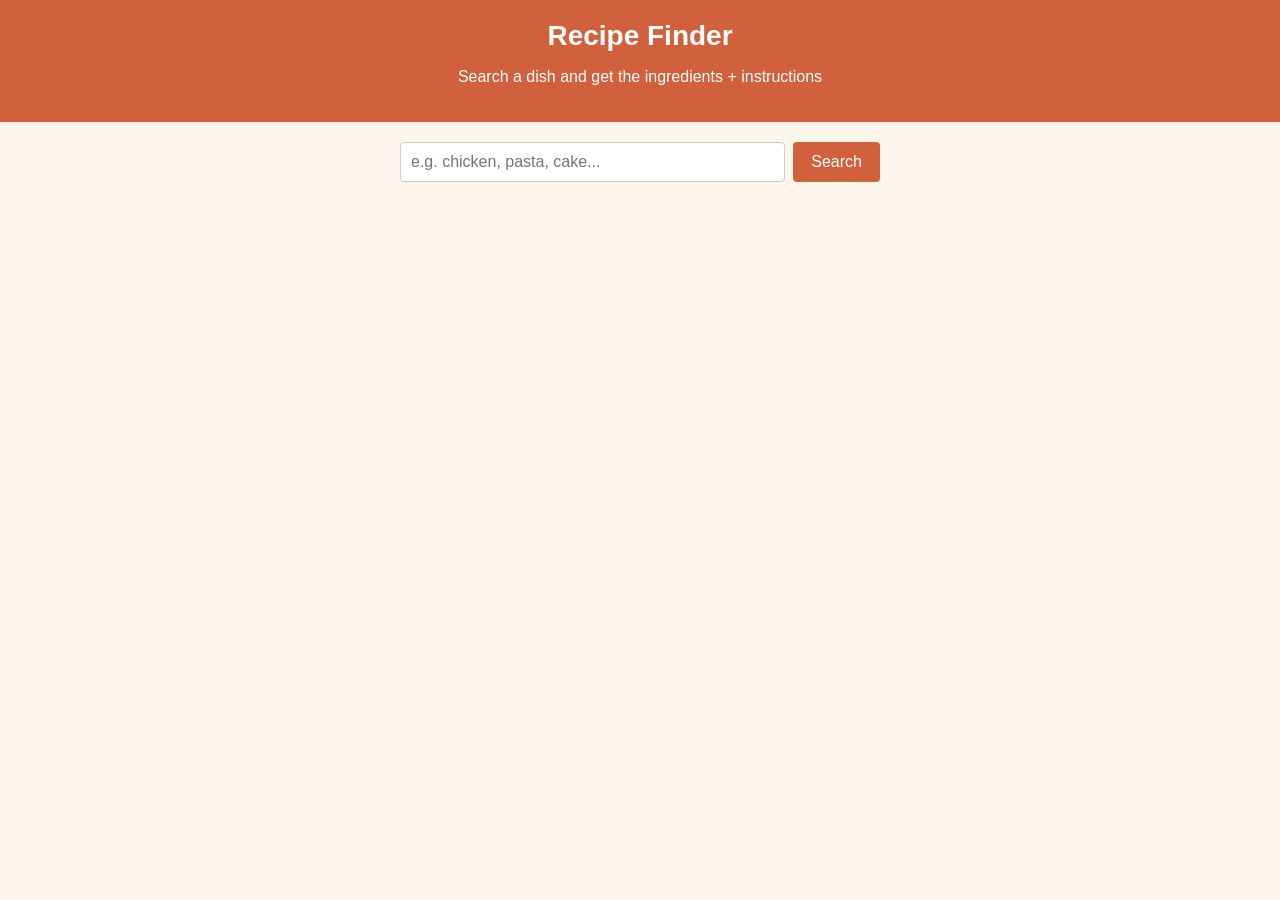
<file: demos/recipe-finder/index.html>
<!DOCTYPE html>
<html lang="en">
<head>
<meta charset="UTF-8">
<meta name="viewport" content="width=device-width, initial-scale=1">
<title>Recipe Finder</title>
<style>
  * { box-sizing: border-box; }
  body {
    font-family: Arial, Helvetica, sans-serif;
    background: #fdf6ec;
    margin: 0;
    padding: 0;
    color: #333;
  }
  header {
    background: #d1603d;
    color: white;
    padding: 20px;
    text-align: center;
  }
  header h1 {
    margin: 0;
    font-size: 28px;
  }
  .search-box {
    max-width: 500px;
    margin: 20px auto;
    display: flex;
    gap: 8px;
    padding: 0 10px;
  }
  #searchInput {
    flex: 1;
    padding: 10px;
    font-size: 16px;
    border: 1px solid #ccc;
    border-radius: 4px;
  }
  #searchBtn {
    padding: 10px 18px;
    background: #d1603d;
    color: white;
    border: none;
    border-radius: 4px;
    font-size: 16px;
    cursor: pointer;
  }
  #searchBtn:hover {
    background: #b34e30;
  }
  #results {
    max-width: 900px;
    margin: 0 auto;
    padding: 10px;
    display: grid;
    grid-template-columns: repeat(auto-fill, minmax(220px, 1fr));
    gap: 16px;
  }
  .card {
    background: white;
    border-radius: 6px;
    overflow: hidden;
    box-shadow: 0 1px 4px rgba(0,0,0,0.15);
    cursor: pointer;
  }
  .card img {
    width: 100%;
    height: 150px;
    object-fit: cover;
    display: block;
  }
  .card h3 {
    font-size: 15px;
    margin: 10px;
  }
  #message {
    text-align: center;
    color: #888;
    margin-top: 30px;
  }
  /* modal */
  #modal {
    display: none;
    position: fixed;
    top: 0; left: 0; right: 0; bottom: 0;
    background: rgba(0,0,0,0.6);
    justify-content: center;
    align-items: flex-start;
    padding: 30px 10px;
    overflow-y: auto;
  }
  #modalContent {
    background: white;
    max-width: 600px;
    width: 100%;
    margin: auto;
    border-radius: 6px;
    padding: 20px;
    position: relative;
  }
  #modalContent img {
    width: 100%;
    border-radius: 6px;
    margin-bottom: 12px;
  }
  #closeBtn {
    position: absolute;
    top: 10px;
    right: 14px;
    font-size: 22px;
    cursor: pointer;
    background: none;
    border: none;
  }
  #modalContent h2 {
    margin-top: 0;
  }
  #modalContent ul {
    padding-left: 20px;
  }
</style>
</head>
<body>

<header>
  <h1>Recipe Finder</h1>
  <p>Search a dish and get the ingredients + instructions</p>
</header>

<div class="search-box">
  <input type="text" id="searchInput" placeholder="e.g. chicken, pasta, cake...">
  <button id="searchBtn">Search</button>
</div>

<div id="results"></div>
<p id="message"></p>

<!-- modal for recipe details -->
<div id="modal">
  <div id="modalContent">
    <button id="closeBtn">&times;</button>
    <div id="modalBody"></div>
  </div>
</div>

<script>
const API_URL = "https://www.themealdb.com/api/json/v1/1/search.php?s=";

const searchInput = document.getElementById("searchInput");
const searchBtn = document.getElementById("searchBtn");
const resultsDiv = document.getElementById("results");
const messageEl = document.getElementById("message");
const modal = document.getElementById("modal");
const modalBody = document.getElementById("modalBody");
const closeBtn = document.getElementById("closeBtn");

searchBtn.addEventListener("click", doSearch);
searchInput.addEventListener("keydown", function(e) {
  if (e.key === "Enter") doSearch();
});
closeBtn.addEventListener("click", function() {
  modal.style.display = "none";
});
modal.addEventListener("click", function(e) {
  if (e.target === modal) modal.style.display = "none";
});
document.addEventListener("keydown", function(e) {
  if (e.key === "Escape") modal.style.display = "none";
});

function doSearch() {
  const term = searchInput.value.trim();
  if (!term) return;

  messageEl.textContent = "Loading...";
  resultsDiv.innerHTML = "";

  fetch(API_URL + encodeURIComponent(term))
    .then(function(res) { return res.json(); })
    .then(function(data) {
      if (!data.meals) {
        messageEl.textContent = "No recipes found for \"" + term + "\". Try another word.";
        return;
      }
      messageEl.textContent = "";
      renderResults(data.meals);
    })
    .catch(function(err) {
      messageEl.textContent = "Something went wrong, try again.";
      console.log(err);
    });
}

function renderResults(meals) {
  resultsDiv.innerHTML = "";
  meals.forEach(function(meal) {
    const card = document.createElement("div");
    card.className = "card";
    card.innerHTML =
      '<img src="' + meal.strMealThumb + '" alt="' + meal.strMeal + '">' +
      '<h3>' + meal.strMeal + '</h3>';
    card.addEventListener("click", function() {
      showDetails(meal);
    });
    resultsDiv.appendChild(card);
  });
}

function showDetails(meal) {
  // build ingredient list, the API stores them as strIngredient1..20
  let ingredientsHtml = "<ul>";
  for (let i = 1; i <= 20; i++) {
    const ing = meal["strIngredient" + i];
    const measure = meal["strMeasure" + i];
    if (ing && ing.trim() !== "") {
      ingredientsHtml += "<li>" + measure + " " + ing + "</li>";
    }
  }
  ingredientsHtml += "</ul>";

  modalBody.innerHTML =
    "<img src='" + meal.strMealThumb + "' alt='" + meal.strMeal + "'>" +
    "<h2>" + meal.strMeal + "</h2>" +
    "<p><strong>Category:</strong> " + meal.strCategory + " | <strong>Area:</strong> " + meal.strArea + "</p>" +
    "<h3>Ingredients</h3>" + ingredientsHtml +
    "<h3>Instructions</h3><p>" + meal.strInstructions.replace(/\r\n/g, "<br>") + "</p>";

  modal.style.display = "flex";
}
</script>

</body>
</html>
</file>
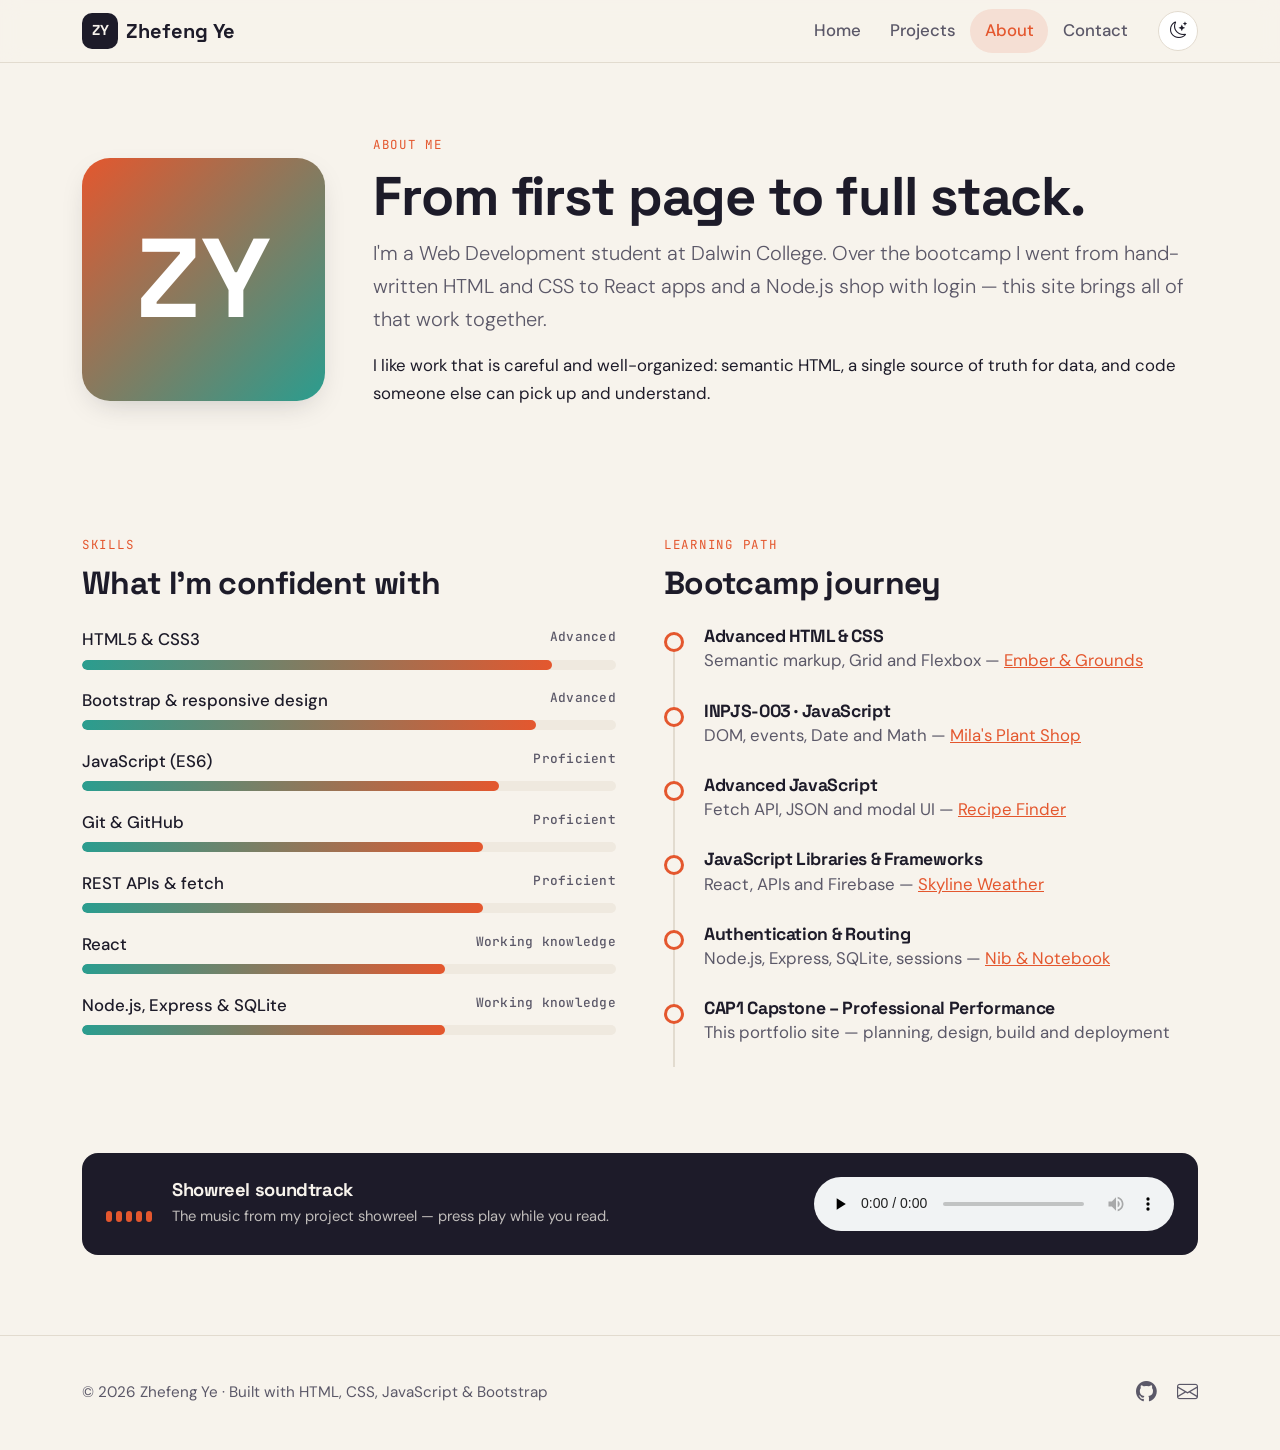
<file: about.html>
<!DOCTYPE html>
<html lang="en" data-bs-theme="light">
<head>
  <meta charset="UTF-8">
  <meta name="viewport" content="width=device-width, initial-scale=1">
  <title>About · Zhefeng Ye</title>
  <meta name="description" content="About Zhefeng Ye — background, skills and learning path in web development.">
  <meta name="theme-color" content="#e4572e">
  <link rel="icon" href="assets/images/favicon.svg" type="image/svg+xml">

  <!-- Bootstrap 5 + Bootstrap Icons -->
  <link href="https://cdn.jsdelivr.net/npm/bootstrap@5.3.3/dist/css/bootstrap.min.css" rel="stylesheet">
  <link href="https://cdn.jsdelivr.net/npm/bootstrap-icons@1.11.3/font/bootstrap-icons.min.css" rel="stylesheet">

  <!-- Fonts -->
  <link rel="preconnect" href="https://fonts.googleapis.com">
  <link rel="preconnect" href="https://fonts.gstatic.com" crossorigin>
  <link href="https://fonts.googleapis.com/css2?family=DM+Sans:opsz,wght@9..40,400;9..40,500;9..40,700&family=JetBrains+Mono:wght@400;500&family=Space+Grotesk:wght@500;700&display=swap" rel="stylesheet">

  <link rel="stylesheet" href="css/style.css">
  <!-- Load the saved theme before paint to avoid a flash -->
  <script src="js/main.js"></script>
</head>
<body data-page="about">

  <a class="skip-link" href="#main">Skip to content</a>

  <nav class="navbar navbar-expand-lg sticky-top site-nav" aria-label="Main navigation">
    <div class="container">
      <a class="navbar-brand" href="index.html"><span class="brand-mark">ZY</span> Zhefeng Ye</a>
      <div class="d-flex align-items-center gap-2 order-lg-last">
        <button id="themeToggle" class="icon-btn" type="button" aria-label="Toggle light and dark theme"><i class="bi bi-moon-stars"></i></button>
        <button class="navbar-toggler" type="button" data-bs-toggle="collapse" data-bs-target="#navMenu" aria-controls="navMenu" aria-expanded="false" aria-label="Open menu">
          <span class="navbar-toggler-icon"></span>
        </button>
      </div>
      <div class="collapse navbar-collapse" id="navMenu">
        <ul class="navbar-nav ms-auto me-lg-3">
          <li class="nav-item"><a class="nav-link" data-page="home" href="index.html">Home</a></li>
          <li class="nav-item"><a class="nav-link" data-page="projects" href="projects.html">Projects</a></li>
          <li class="nav-item"><a class="nav-link" data-page="about" href="about.html">About</a></li>
          <li class="nav-item"><a class="nav-link" data-page="contact" href="contact.html">Contact</a></li>
        </ul>
      </div>
    </div>
  </nav>

  <main id="main">

    <header class="page-header">
      <div class="container">
        <div class="row g-5 align-items-center">
          <div class="col-md-4 col-lg-3 reveal">
            <div class="portrait" role="img" aria-label="Zhefeng Ye monogram">ZY</div>
          </div>
          <div class="col-md-8 col-lg-9">
            <p class="section-eyebrow reveal">About me</p>
            <h1 class="reveal delay-1">From first page to full stack.</h1>
            <p class="lead text-soft reveal delay-2">I'm a Web Development student at Dalwin College. Over the bootcamp I went from hand-written HTML and CSS to React apps and a Node.js shop with login — this site brings all of that work together.</p>
            <p class="reveal delay-3">I like work that is careful and well-organized: semantic HTML, a single source of truth for data, and code someone else can pick up and understand.</p>
          </div>
        </div>
      </div>
    </header>

    <section aria-labelledby="skillsTitle">
      <div class="container">
        <div class="row g-5">
          <div class="col-lg-6 reveal">
            <p class="section-eyebrow">Skills</p>
            <h2 id="skillsTitle" class="mb-4">What I'm confident with</h2>
                        <div class="skill"><div class="skill-head"><span>HTML5 &amp; CSS3</span><span class="mono text-soft">Advanced</span></div><div class="skill-bar"><span data-level="88"></span></div></div>
            <div class="skill"><div class="skill-head"><span>Bootstrap &amp; responsive design</span><span class="mono text-soft">Advanced</span></div><div class="skill-bar"><span data-level="85"></span></div></div>
            <div class="skill"><div class="skill-head"><span>JavaScript (ES6)</span><span class="mono text-soft">Proficient</span></div><div class="skill-bar"><span data-level="78"></span></div></div>
            <div class="skill"><div class="skill-head"><span>Git &amp; GitHub</span><span class="mono text-soft">Proficient</span></div><div class="skill-bar"><span data-level="75"></span></div></div>
            <div class="skill"><div class="skill-head"><span>REST APIs &amp; fetch</span><span class="mono text-soft">Proficient</span></div><div class="skill-bar"><span data-level="75"></span></div></div>
            <div class="skill"><div class="skill-head"><span>React</span><span class="mono text-soft">Working knowledge</span></div><div class="skill-bar"><span data-level="68"></span></div></div>
            <div class="skill"><div class="skill-head"><span>Node.js, Express &amp; SQLite</span><span class="mono text-soft">Working knowledge</span></div><div class="skill-bar"><span data-level="68"></span></div></div>
          </div>

          <div class="col-lg-6 reveal delay-1">
            <p class="section-eyebrow">Learning path</p>
            <h2 class="mb-4">Bootcamp journey</h2>
            <ol class="timeline">
              <li><h3>Advanced HTML &amp; CSS</h3><p class="text-soft mb-0">Semantic markup, Grid and Flexbox — <a href="project.html?id=ember-and-grounds">Ember &amp; Grounds</a></p></li>
              <li><h3>INPJS-003 · JavaScript</h3><p class="text-soft mb-0">DOM, events, Date and Math — <a href="project.html?id=milas-plant-shop">Mila's Plant Shop</a></p></li>
              <li><h3>Advanced JavaScript</h3><p class="text-soft mb-0">Fetch API, JSON and modal UI — <a href="project.html?id=recipe-finder">Recipe Finder</a></p></li>
              <li><h3>JavaScript Libraries &amp; Frameworks</h3><p class="text-soft mb-0">React, APIs and Firebase — <a href="project.html?id=skyline-weather">Skyline Weather</a></p></li>
              <li><h3>Authentication &amp; Routing</h3><p class="text-soft mb-0">Node.js, Express, SQLite, sessions — <a href="project.html?id=nib-and-notebook">Nib &amp; Notebook</a></p></li>
              <li><h3>CAP1 Capstone – Professional Performance</h3><p class="text-soft mb-0">This portfolio site — planning, design, build and deployment</p></li>
            </ol>
          </div>
        </div>
      </div>
    </section>

    <section class="pt-0" aria-labelledby="audioTitle">
      <div class="container">
        <div class="audio-card reveal">
          <div class="eq" id="eq" aria-hidden="true"><span></span><span></span><span></span><span></span><span></span></div>
          <div class="flex-grow-1">
            <h3 id="audioTitle">Showreel soundtrack</h3>
            <p>The music from my project showreel — press play while you read.</p>
          </div>
          <audio controls preload="none" data-eq="eq">
            <source src="assets/audio/soundtrack.ogg" type="audio/ogg">
            <source src="assets/audio/soundtrack.mp3" type="audio/mpeg">
            Your browser does not support HTML5 audio.
          </audio>
        </div>
      </div>
    </section>
  </main>

  <footer class="site-footer">
    <div class="container d-flex flex-column flex-md-row justify-content-between align-items-center gap-3">
      <p class="mb-0">&copy; <span id="year">2026</span> Zhefeng Ye &middot; Built with HTML, CSS, JavaScript &amp; Bootstrap</p>
      <div class="social">
        <a href="https://github.com/jeffye158" target="_blank" rel="noopener" aria-label="GitHub"><i class="bi bi-github"></i></a>
        <a href="contact.html" aria-label="Contact"><i class="bi bi-envelope"></i></a>
      </div>
    </div>
  </footer>

  <script src="https://cdn.jsdelivr.net/npm/bootstrap@5.3.3/dist/js/bootstrap.bundle.min.js"></script>
  <script src="js/projects.js"></script>
  <script src="js/pages.js"></script>
</body>
</html>
</file>
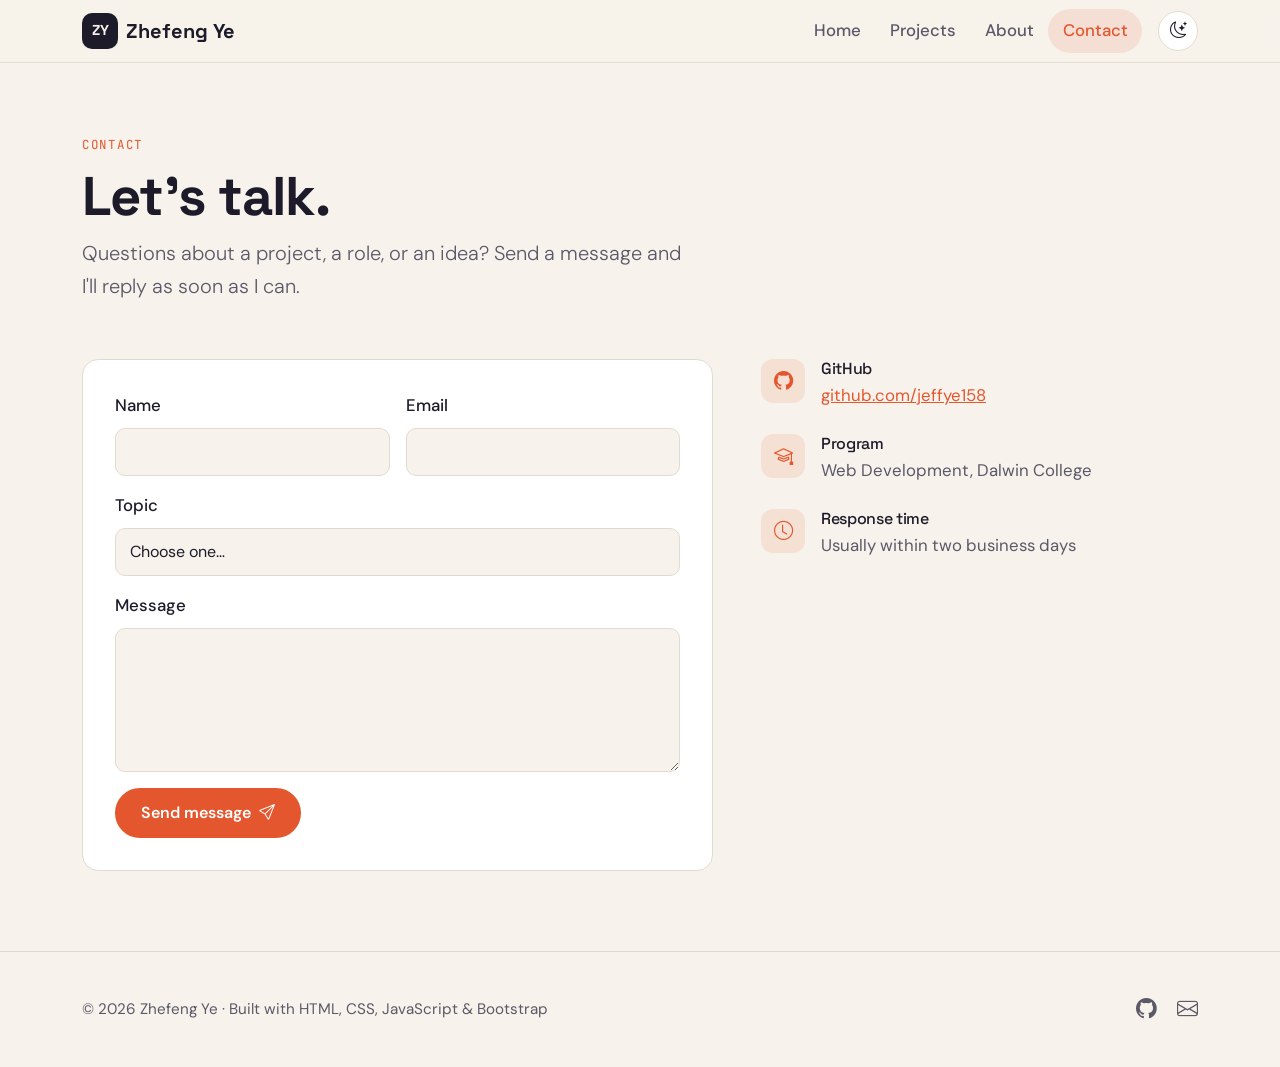
<file: contact.html>
<!DOCTYPE html>
<html lang="en" data-bs-theme="light">
<head>
  <meta charset="UTF-8">
  <meta name="viewport" content="width=device-width, initial-scale=1">
  <title>Contact · Zhefeng Ye</title>
  <meta name="description" content="Get in touch with Zhefeng Ye about web development roles and projects.">
  <meta name="theme-color" content="#e4572e">
  <link rel="icon" href="assets/images/favicon.svg" type="image/svg+xml">

  <!-- Bootstrap 5 + Bootstrap Icons -->
  <link href="https://cdn.jsdelivr.net/npm/bootstrap@5.3.3/dist/css/bootstrap.min.css" rel="stylesheet">
  <link href="https://cdn.jsdelivr.net/npm/bootstrap-icons@1.11.3/font/bootstrap-icons.min.css" rel="stylesheet">

  <!-- Fonts -->
  <link rel="preconnect" href="https://fonts.googleapis.com">
  <link rel="preconnect" href="https://fonts.gstatic.com" crossorigin>
  <link href="https://fonts.googleapis.com/css2?family=DM+Sans:opsz,wght@9..40,400;9..40,500;9..40,700&family=JetBrains+Mono:wght@400;500&family=Space+Grotesk:wght@500;700&display=swap" rel="stylesheet">

  <link rel="stylesheet" href="css/style.css">
  <!-- Load the saved theme before paint to avoid a flash -->
  <script src="js/main.js"></script>
</head>
<body data-page="contact">

  <a class="skip-link" href="#main">Skip to content</a>

  <nav class="navbar navbar-expand-lg sticky-top site-nav" aria-label="Main navigation">
    <div class="container">
      <a class="navbar-brand" href="index.html"><span class="brand-mark">ZY</span> Zhefeng Ye</a>
      <div class="d-flex align-items-center gap-2 order-lg-last">
        <button id="themeToggle" class="icon-btn" type="button" aria-label="Toggle light and dark theme"><i class="bi bi-moon-stars"></i></button>
        <button class="navbar-toggler" type="button" data-bs-toggle="collapse" data-bs-target="#navMenu" aria-controls="navMenu" aria-expanded="false" aria-label="Open menu">
          <span class="navbar-toggler-icon"></span>
        </button>
      </div>
      <div class="collapse navbar-collapse" id="navMenu">
        <ul class="navbar-nav ms-auto me-lg-3">
          <li class="nav-item"><a class="nav-link" data-page="home" href="index.html">Home</a></li>
          <li class="nav-item"><a class="nav-link" data-page="projects" href="projects.html">Projects</a></li>
          <li class="nav-item"><a class="nav-link" data-page="about" href="about.html">About</a></li>
          <li class="nav-item"><a class="nav-link" data-page="contact" href="contact.html">Contact</a></li>
        </ul>
      </div>
    </div>
  </nav>

  <main id="main">

    <header class="page-header">
      <div class="container">
        <p class="section-eyebrow reveal">Contact</p>
        <h1 class="reveal delay-1">Let's talk.</h1>
        <p class="lead text-soft reveal delay-2" style="max-width:38rem">Questions about a project, a role, or an idea? Send a message and I'll reply as soon as I can.</p>
      </div>
    </header>

    <section class="pt-2">
      <div class="container">
        <div class="row g-5">
          <div class="col-lg-7 reveal">
            <div class="form-card">
              <form id="contactForm" novalidate>
                <div class="row g-3">
                  <div class="col-md-6">
                    <label for="name" class="form-label">Name</label>
                    <input type="text" class="form-control" id="name" name="name" autocomplete="name" required minlength="2">
                    <div class="invalid-feedback">Please enter your name.</div>
                  </div>
                  <div class="col-md-6">
                    <label for="email" class="form-label">Email</label>
                    <input type="email" class="form-control" id="email" name="email" autocomplete="email" required>
                    <div class="invalid-feedback">Please enter a valid email address.</div>
                  </div>
                  <div class="col-12">
                    <label for="topic" class="form-label">Topic</label>
                    <select class="form-select" id="topic" name="topic" required>
                      <option value="" selected disabled>Choose one…</option>
                      <option>Job opportunity</option>
                      <option>Freelance project</option>
                      <option>Feedback on my work</option>
                      <option>Something else</option>
                    </select>
                    <div class="invalid-feedback">Please choose a topic.</div>
                  </div>
                  <div class="col-12">
                    <label for="message" class="form-label">Message</label>
                    <textarea class="form-control" id="message" name="message" rows="5" required minlength="10"></textarea>
                    <div class="invalid-feedback">Please write a message (at least 10 characters).</div>
                  </div>
                  <div class="col-12">
                    <button type="submit" class="btn btn-accent">Send message <i class="bi bi-send ms-1"></i></button>
                  </div>
                </div>
              </form>
              <div class="success-box" id="successBox" tabindex="-1" role="status">
                <i class="bi bi-check2-circle"></i>
                <h2 class="h3 mt-3">Thanks, <span id="successName"></span>!</h2>
                <p class="text-soft">Your message is on its way. I'll get back to you soon.</p>
                <button type="button" class="btn btn-ghost btn-sm" id="sendAnother">Send another message</button>
              </div>
            </div>
          </div>
          <div class="col-lg-5 reveal delay-1">
            <div class="contact-item"><i class="bi bi-github"></i><div><h2 class="h6 mb-1">GitHub</h2><a href="https://github.com/jeffye158" target="_blank" rel="noopener">github.com/jeffye158</a></div></div>
            <div class="contact-item"><i class="bi bi-mortarboard"></i><div><h2 class="h6 mb-1">Program</h2><p class="mb-0 text-soft">Web Development, Dalwin College</p></div></div>
            <div class="contact-item"><i class="bi bi-clock"></i><div><h2 class="h6 mb-1">Response time</h2><p class="mb-0 text-soft">Usually within two business days</p></div></div>
          </div>
        </div>
      </div>
    </section>
  </main>

  <footer class="site-footer">
    <div class="container d-flex flex-column flex-md-row justify-content-between align-items-center gap-3">
      <p class="mb-0">&copy; <span id="year">2026</span> Zhefeng Ye &middot; Built with HTML, CSS, JavaScript &amp; Bootstrap</p>
      <div class="social">
        <a href="https://github.com/jeffye158" target="_blank" rel="noopener" aria-label="GitHub"><i class="bi bi-github"></i></a>
        <a href="contact.html" aria-label="Contact"><i class="bi bi-envelope"></i></a>
      </div>
    </div>
  </footer>

  <script src="https://cdn.jsdelivr.net/npm/bootstrap@5.3.3/dist/js/bootstrap.bundle.min.js"></script>
  <script src="js/projects.js"></script>
  <script src="js/pages.js"></script>
</body>
</html>
</file>
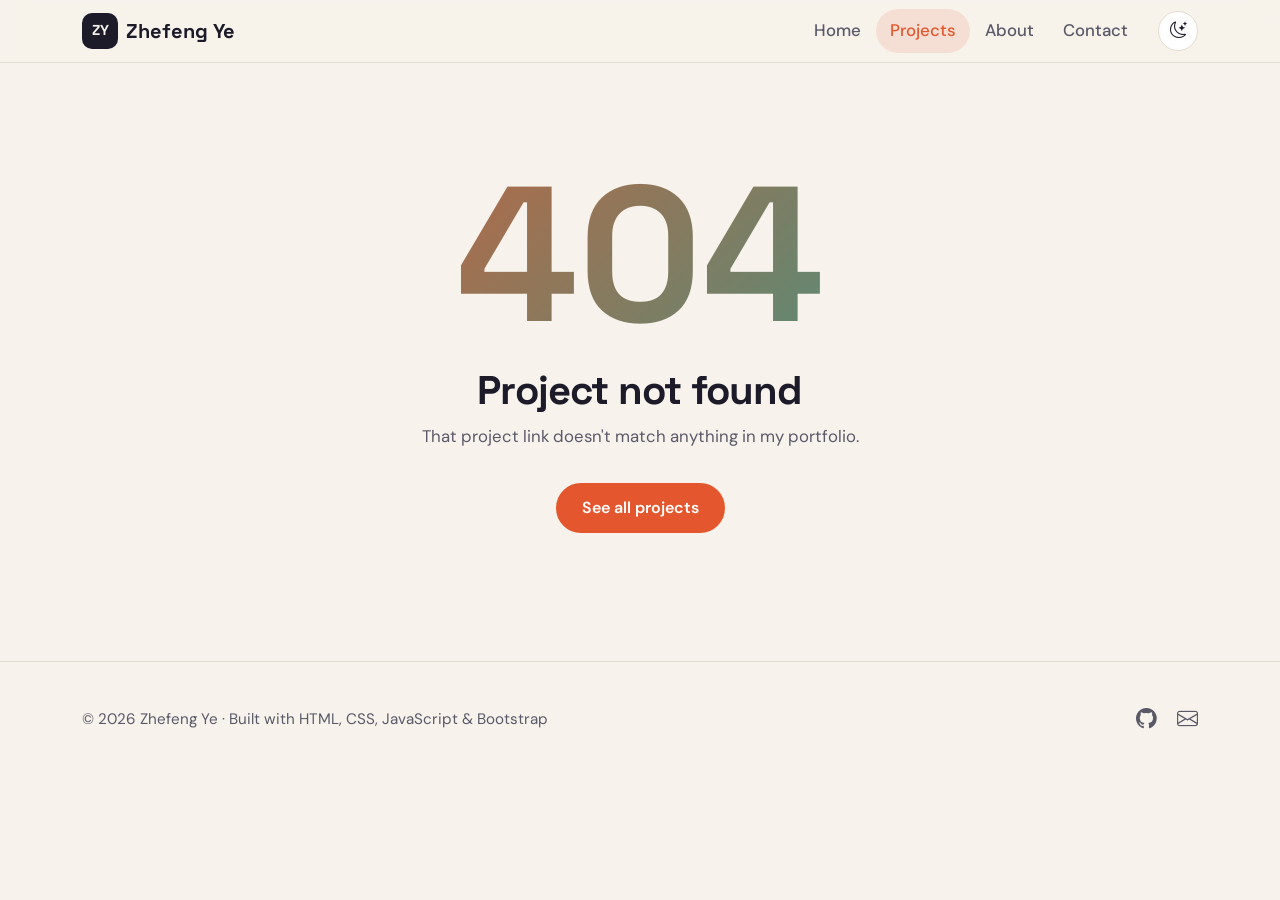
<file: project.html>
<!DOCTYPE html>
<html lang="en" data-bs-theme="light">
<head>
  <meta charset="UTF-8">
  <meta name="viewport" content="width=device-width, initial-scale=1">
  <title>Project · Zhefeng Ye</title>
  <meta name="description" content="Project case study by Zhefeng Ye.">
  <meta name="theme-color" content="#e4572e">
  <link rel="icon" href="assets/images/favicon.svg" type="image/svg+xml">

  <!-- Bootstrap 5 + Bootstrap Icons -->
  <link href="https://cdn.jsdelivr.net/npm/bootstrap@5.3.3/dist/css/bootstrap.min.css" rel="stylesheet">
  <link href="https://cdn.jsdelivr.net/npm/bootstrap-icons@1.11.3/font/bootstrap-icons.min.css" rel="stylesheet">

  <!-- Fonts -->
  <link rel="preconnect" href="https://fonts.googleapis.com">
  <link rel="preconnect" href="https://fonts.gstatic.com" crossorigin>
  <link href="https://fonts.googleapis.com/css2?family=DM+Sans:opsz,wght@9..40,400;9..40,500;9..40,700&family=JetBrains+Mono:wght@400;500&family=Space+Grotesk:wght@500;700&display=swap" rel="stylesheet">

  <link rel="stylesheet" href="css/style.css">
  <!-- Load the saved theme before paint to avoid a flash -->
  <script src="js/main.js"></script>
</head>
<body data-page="projects">

  <a class="skip-link" href="#main">Skip to content</a>

  <nav class="navbar navbar-expand-lg sticky-top site-nav" aria-label="Main navigation">
    <div class="container">
      <a class="navbar-brand" href="index.html"><span class="brand-mark">ZY</span> Zhefeng Ye</a>
      <div class="d-flex align-items-center gap-2 order-lg-last">
        <button id="themeToggle" class="icon-btn" type="button" aria-label="Toggle light and dark theme"><i class="bi bi-moon-stars"></i></button>
        <button class="navbar-toggler" type="button" data-bs-toggle="collapse" data-bs-target="#navMenu" aria-controls="navMenu" aria-expanded="false" aria-label="Open menu">
          <span class="navbar-toggler-icon"></span>
        </button>
      </div>
      <div class="collapse navbar-collapse" id="navMenu">
        <ul class="navbar-nav ms-auto me-lg-3">
          <li class="nav-item"><a class="nav-link" data-page="home" href="index.html">Home</a></li>
          <li class="nav-item"><a class="nav-link" data-page="projects" href="projects.html">Projects</a></li>
          <li class="nav-item"><a class="nav-link" data-page="about" href="about.html">About</a></li>
          <li class="nav-item"><a class="nav-link" data-page="contact" href="contact.html">Contact</a></li>
        </ul>
      </div>
    </div>
  </nav>

  <main id="main">

    <section class="pt-5">
      <div class="container" id="projectDetail" aria-live="polite">
        <p class="text-soft">Loading project…</p>
      </div>
      <noscript><div class="container"><p>Please enable JavaScript to view project details, or <a href="projects.html">return to all projects</a>.</p></div></noscript>
    </section>
  </main>

  <footer class="site-footer">
    <div class="container d-flex flex-column flex-md-row justify-content-between align-items-center gap-3">
      <p class="mb-0">&copy; <span id="year">2026</span> Zhefeng Ye &middot; Built with HTML, CSS, JavaScript &amp; Bootstrap</p>
      <div class="social">
        <a href="https://github.com/jeffye158" target="_blank" rel="noopener" aria-label="GitHub"><i class="bi bi-github"></i></a>
        <a href="contact.html" aria-label="Contact"><i class="bi bi-envelope"></i></a>
      </div>
    </div>
  </footer>

  <script src="https://cdn.jsdelivr.net/npm/bootstrap@5.3.3/dist/js/bootstrap.bundle.min.js"></script>
  <script src="js/projects.js"></script>
  <script src="js/pages.js"></script>
</body>
</html>
</file>
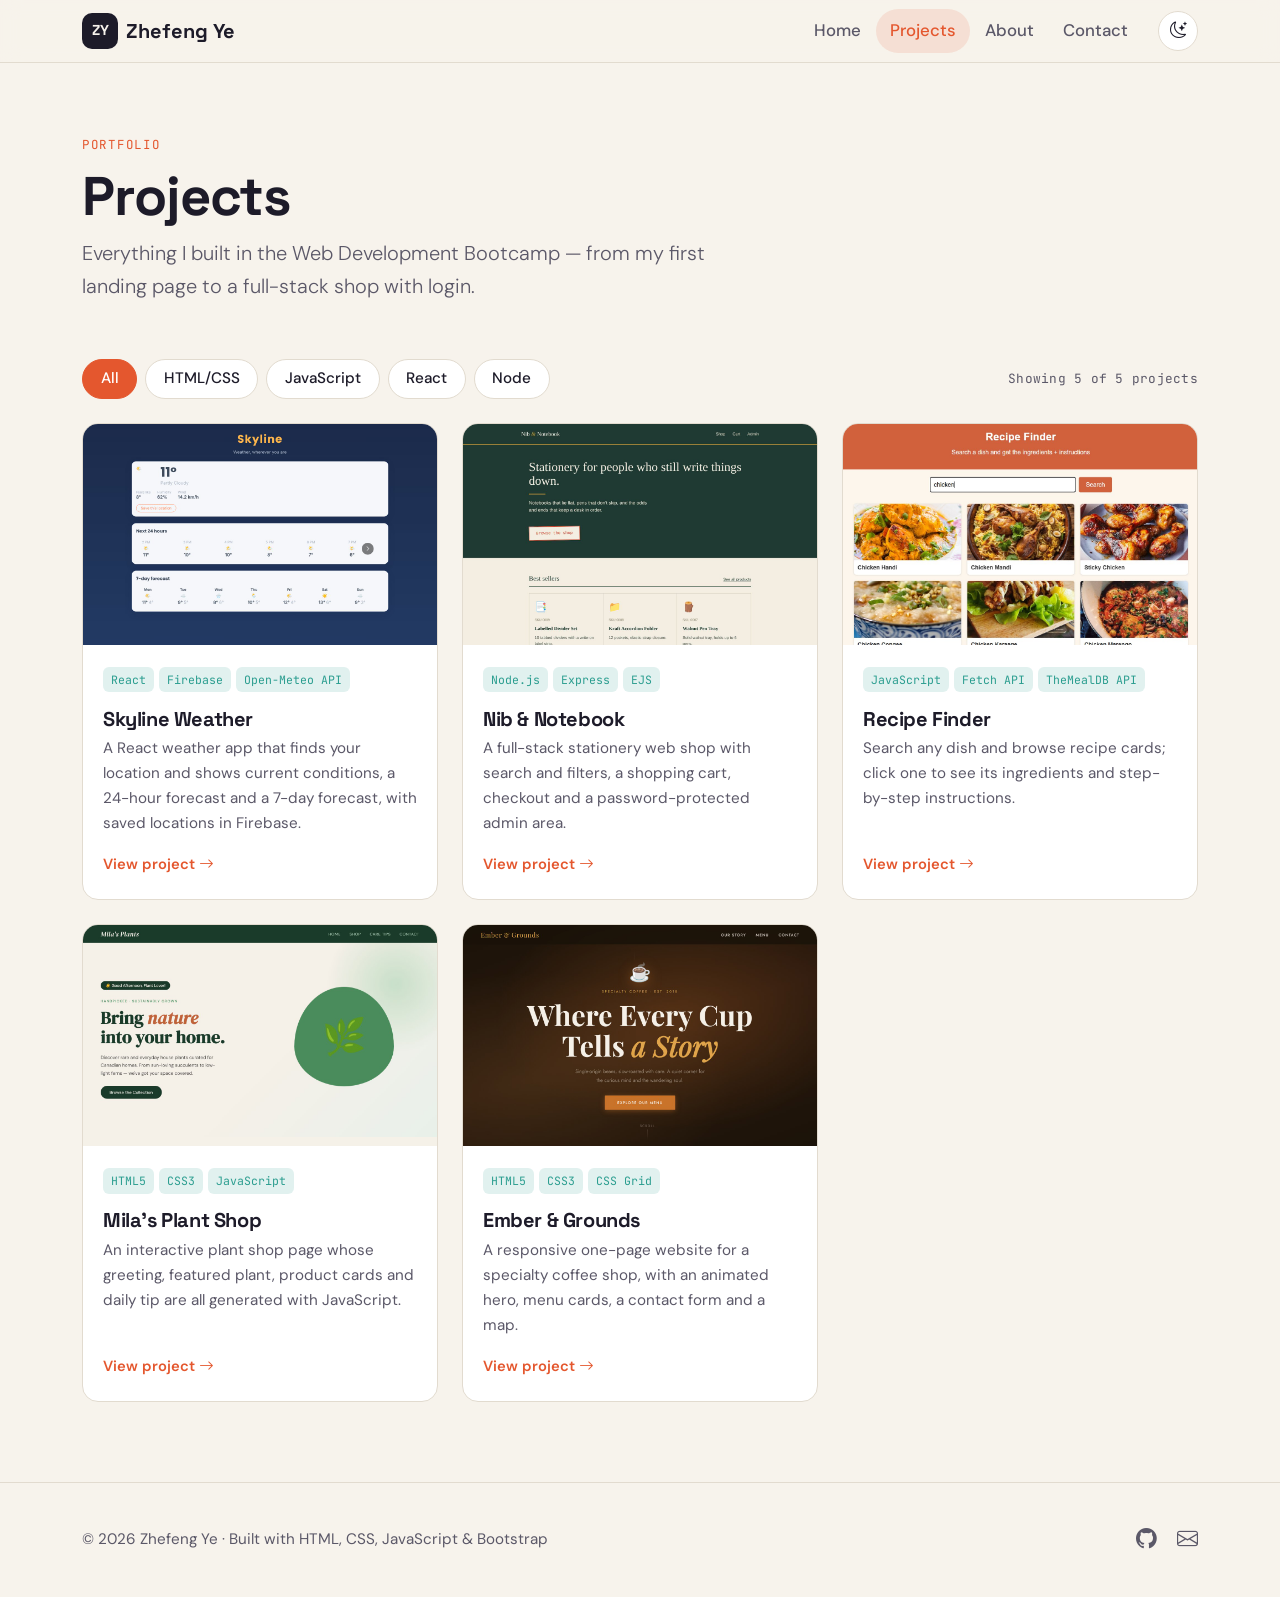
<file: projects.html>
<!DOCTYPE html>
<html lang="en" data-bs-theme="light">
<head>
  <meta charset="UTF-8">
  <meta name="viewport" content="width=device-width, initial-scale=1">
  <title>Projects · Zhefeng Ye</title>
  <meta name="description" content="All web development bootcamp projects by Zhefeng Ye, filterable by technology.">
  <meta name="theme-color" content="#e4572e">
  <link rel="icon" href="assets/images/favicon.svg" type="image/svg+xml">

  <!-- Bootstrap 5 + Bootstrap Icons -->
  <link href="https://cdn.jsdelivr.net/npm/bootstrap@5.3.3/dist/css/bootstrap.min.css" rel="stylesheet">
  <link href="https://cdn.jsdelivr.net/npm/bootstrap-icons@1.11.3/font/bootstrap-icons.min.css" rel="stylesheet">

  <!-- Fonts -->
  <link rel="preconnect" href="https://fonts.googleapis.com">
  <link rel="preconnect" href="https://fonts.gstatic.com" crossorigin>
  <link href="https://fonts.googleapis.com/css2?family=DM+Sans:opsz,wght@9..40,400;9..40,500;9..40,700&family=JetBrains+Mono:wght@400;500&family=Space+Grotesk:wght@500;700&display=swap" rel="stylesheet">

  <link rel="stylesheet" href="css/style.css">
  <!-- Load the saved theme before paint to avoid a flash -->
  <script src="js/main.js"></script>
</head>
<body data-page="projects">

  <a class="skip-link" href="#main">Skip to content</a>

  <nav class="navbar navbar-expand-lg sticky-top site-nav" aria-label="Main navigation">
    <div class="container">
      <a class="navbar-brand" href="index.html"><span class="brand-mark">ZY</span> Zhefeng Ye</a>
      <div class="d-flex align-items-center gap-2 order-lg-last">
        <button id="themeToggle" class="icon-btn" type="button" aria-label="Toggle light and dark theme"><i class="bi bi-moon-stars"></i></button>
        <button class="navbar-toggler" type="button" data-bs-toggle="collapse" data-bs-target="#navMenu" aria-controls="navMenu" aria-expanded="false" aria-label="Open menu">
          <span class="navbar-toggler-icon"></span>
        </button>
      </div>
      <div class="collapse navbar-collapse" id="navMenu">
        <ul class="navbar-nav ms-auto me-lg-3">
          <li class="nav-item"><a class="nav-link" data-page="home" href="index.html">Home</a></li>
          <li class="nav-item"><a class="nav-link" data-page="projects" href="projects.html">Projects</a></li>
          <li class="nav-item"><a class="nav-link" data-page="about" href="about.html">About</a></li>
          <li class="nav-item"><a class="nav-link" data-page="contact" href="contact.html">Contact</a></li>
        </ul>
      </div>
    </div>
  </nav>

  <main id="main">

    <header class="page-header">
      <div class="container">
        <p class="section-eyebrow reveal">Portfolio</p>
        <h1 class="reveal delay-1">Projects</h1>
        <p class="lead text-soft reveal delay-2" style="max-width:40rem">Everything I built in the Web Development Bootcamp — from my first landing page to a full-stack shop with login.</p>
      </div>
    </header>

    <section class="pt-2">
      <div class="container">
        <div class="d-flex flex-wrap justify-content-between align-items-center gap-3 mb-4">
          <div class="filter-bar" id="filterBar" role="group" aria-label="Filter projects by technology"></div>
          <p class="mb-0 mono text-soft" id="filterStatus" aria-live="polite"></p>
        </div>
        <div class="row g-4" id="projectGrid"></div>
      </div>
    </section>
  </main>

  <footer class="site-footer">
    <div class="container d-flex flex-column flex-md-row justify-content-between align-items-center gap-3">
      <p class="mb-0">&copy; <span id="year">2026</span> Zhefeng Ye &middot; Built with HTML, CSS, JavaScript &amp; Bootstrap</p>
      <div class="social">
        <a href="https://github.com/jeffye158" target="_blank" rel="noopener" aria-label="GitHub"><i class="bi bi-github"></i></a>
        <a href="contact.html" aria-label="Contact"><i class="bi bi-envelope"></i></a>
      </div>
    </div>
  </footer>

  <script src="https://cdn.jsdelivr.net/npm/bootstrap@5.3.3/dist/js/bootstrap.bundle.min.js"></script>
  <script src="js/projects.js"></script>
  <script src="js/pages.js"></script>
</body>
</html>
</file>
<file: css/style.css>
/* =========================================================
   Zhefeng Chen — Portfolio
   Theme tokens, layout, components and animations
   ========================================================= */

:root {
  --paper: #f7f3ec;
  --surface: #ffffff;
  --surface-2: #efe9df;
  --ink: #1d1b29;
  --ink-soft: #5b5868;
  --line: #e2dbcf;
  --accent: #e4572e;
  --accent-ink: #ffffff;
  --accent-soft: rgba(228, 87, 46, 0.12);
  --teal: #2a9d8f;
  --teal-soft: rgba(42, 157, 143, 0.14);
  --shadow: 0 10px 30px -12px rgba(29, 27, 41, 0.25);
  --radius: 16px;
  --font-head: "Space Grotesk", system-ui, sans-serif;
  --font-body: "DM Sans", system-ui, sans-serif;
  --font-mono: "JetBrains Mono", ui-monospace, monospace;
}

[data-bs-theme="dark"] {
  --paper: #14131c;
  --surface: #1e1c29;
  --surface-2: #262435;
  --ink: #ece8e1;
  --ink-soft: #a9a5b4;
  --line: #34314a;
  --accent: #ff7a50;
  --accent-ink: #14131c;
  --accent-soft: rgba(255, 122, 80, 0.16);
  --teal: #4cc9b7;
  --teal-soft: rgba(76, 201, 183, 0.16);
  --shadow: 0 10px 30px -12px rgba(0, 0, 0, 0.6);
}

/* ---------- Base ---------- */
html { scroll-behavior: smooth; }
body {
  background: var(--paper);
  color: var(--ink);
  font-family: var(--font-body);
  font-size: 1.05rem;
  line-height: 1.65;
  transition: background-color .3s ease, color .3s ease;
}
h1, h2, h3, h4, .display-font {
  font-family: var(--font-head);
  font-weight: 700;
  letter-spacing: -0.02em;
  color: var(--ink);
}
a { color: var(--accent); }
a:hover { color: var(--accent); opacity: .85; }
.text-soft { color: var(--ink-soft) !important; }
.mono { font-family: var(--font-mono); font-size: .8rem; letter-spacing: .02em; }
.skip-link {
  position: absolute; left: -999px; top: 8px; z-index: 2000;
  background: var(--accent); color: var(--accent-ink); padding: .5rem 1rem; border-radius: 8px;
}
.skip-link:focus { left: 8px; }
::selection { background: var(--accent); color: var(--accent-ink); }
:focus-visible { outline: 3px solid var(--accent); outline-offset: 3px; }

section { padding: 5rem 0; }
.section-eyebrow {
  font-family: var(--font-mono); font-size: .78rem; text-transform: uppercase;
  letter-spacing: .14em; color: var(--accent); margin-bottom: .5rem;
}

/* ---------- Navbar ---------- */
.site-nav {
  background: color-mix(in srgb, var(--paper) 85%, transparent);
  backdrop-filter: blur(10px);
  -webkit-backdrop-filter: blur(10px);
  border-bottom: 1px solid var(--line);
}
.site-nav .navbar-brand {
  font-family: var(--font-head); font-weight: 700; color: var(--ink);
  display: flex; align-items: center; gap: .5rem;
}
.brand-mark {
  display: inline-grid; place-items: center; width: 36px; height: 36px; border-radius: 10px;
  background: var(--ink); color: var(--paper); font-size: .9rem;
}
.site-nav .nav-link { color: var(--ink-soft); font-weight: 500; padding: .5rem .9rem !important; border-radius: 999px; }
.site-nav .nav-link:hover { color: var(--ink); }
.site-nav .nav-link.active { color: var(--accent) !important; background: var(--accent-soft); }
.icon-btn {
  width: 40px; height: 40px; border-radius: 50%; border: 1px solid var(--line);
  background: var(--surface); color: var(--ink); display: inline-grid; place-items: center;
  transition: transform .2s ease, border-color .2s ease;
}
.icon-btn:hover { transform: rotate(-12deg); border-color: var(--accent); }
.navbar-toggler { border-color: var(--line); }

/* ---------- Buttons ---------- */
.btn-accent {
  background: var(--accent); color: var(--accent-ink); border: 2px solid var(--accent);
  border-radius: 999px; padding: .7rem 1.5rem; font-weight: 600;
  transition: transform .2s ease, box-shadow .2s ease;
}
.btn-accent:hover { color: var(--accent-ink); transform: translateY(-2px); box-shadow: 0 8px 20px -8px var(--accent); }
.btn-ghost {
  background: transparent; color: var(--ink); border: 2px solid var(--ink);
  border-radius: 999px; padding: .7rem 1.5rem; font-weight: 600;
  transition: background .2s ease, color .2s ease;
}
.btn-ghost:hover { background: var(--ink); color: var(--paper); }
.btn-sm.btn-accent, .btn-sm.btn-ghost { padding: .4rem 1rem; font-size: .9rem; }

/* ---------- Hero ---------- */
.hero { position: relative; isolation: isolate; padding: 6rem 0 5rem; }
main { overflow-x: clip; }
main > section, main > header { position: relative; }
.hero h1 { font-size: clamp(2.4rem, 6vw, 4.2rem); line-height: 1.05; min-height: 3.2em; }
.hero .lead { color: var(--ink-soft); max-width: 34rem; }
.typed { color: var(--accent); }
.typed::after {
  content: "|"; margin-left: 2px; color: var(--accent);
  animation: blink 1s steps(1) infinite;
}
@keyframes blink { 50% { opacity: 0; } }

.blob {
  position: absolute; z-index: -1; border-radius: 50%; filter: blur(60px); opacity: .55;
  animation: drift 18s ease-in-out infinite alternate;
}
.blob-1 { width: 420px; height: 420px; background: var(--accent); top: -120px; right: -80px; }
.blob-2 { width: 360px; height: 360px; background: var(--teal); bottom: -160px; left: -120px; animation-delay: -6s; }
[data-bs-theme="dark"] .blob { opacity: .28; }
@keyframes drift {
  0%   { transform: translate(0, 0) scale(1); }
  50%  { transform: translate(-40px, 30px) scale(1.1); }
  100% { transform: translate(30px, -20px) scale(.95); }
}

.video-frame {
  background: var(--surface); border: 1px solid var(--line); border-radius: var(--radius);
  padding: .6rem; box-shadow: var(--shadow);
}
.video-frame video { width: 100%; border-radius: 10px; display: block; background: #000; aspect-ratio: 16 / 9; }
.video-caption { font-size: .85rem; color: var(--ink-soft); padding: .5rem .25rem 0; }

.stat { font-family: var(--font-head); font-size: 2rem; font-weight: 700; line-height: 1; }
.stat-label { font-size: .85rem; color: var(--ink-soft); }

/* ---------- Page header ---------- */
.page-header { padding: 4.5rem 0 2rem; }
.page-header h1 { font-size: clamp(2.2rem, 5vw, 3.4rem); }

/* ---------- Filter pills ---------- */
.filter-bar { display: flex; flex-wrap: wrap; gap: .5rem; }
.filter-btn {
  border: 1.5px solid var(--line); background: var(--surface); color: var(--ink);
  border-radius: 999px; padding: .4rem 1.1rem; font-weight: 500; font-size: .95rem;
  transition: all .2s ease;
}
.filter-btn:hover { border-color: var(--accent); }
.filter-btn.active { background: var(--accent); border-color: var(--accent); color: var(--accent-ink); }

/* ---------- Project cards ---------- */
.project-card {
  background: var(--surface); border: 1px solid var(--line); border-radius: var(--radius);
  overflow: hidden; height: 100%; display: flex; flex-direction: column;
  transition: transform .3s ease, box-shadow .3s ease, border-color .3s ease;
  text-decoration: none; color: inherit;
}
.project-card:hover { transform: translateY(-6px); box-shadow: var(--shadow); border-color: var(--accent); color: inherit; }
.project-card .thumb { position: relative; aspect-ratio: 16 / 10; overflow: hidden; background: var(--surface-2); }
.project-card .thumb .status-badge { position: absolute; top: .75rem; left: .75rem; z-index: 1; }
.status-badge {
  display: inline-flex; align-items: center; gap: .35rem; font-family: var(--font-mono); font-size: .75rem;
  background: #f4c430; color: #1d1b29; border-radius: 999px; padding: .25rem .7rem; font-weight: 500;
  box-shadow: 0 4px 12px -6px rgba(0,0,0,.4);
}
.project-card .thumb img { width: 100%; height: 100%; object-fit: cover; transition: transform .5s ease; }
.project-card:hover .thumb img { transform: scale(1.05); }
.project-card .body { padding: 1.25rem 1.25rem 1.4rem; display: flex; flex-direction: column; flex: 1; }
.project-card h3 { font-size: 1.25rem; margin-bottom: .35rem; }
.project-card p { color: var(--ink-soft); font-size: .95rem; flex: 1; }
.project-card .more { color: var(--accent); font-weight: 600; font-size: .92rem; }
.project-card .more i { transition: transform .2s ease; display: inline-block; }
.project-card:hover .more i { transform: translateX(4px); }
.project-item { transition: opacity .3s ease, transform .3s ease; }
.project-item.hiding { opacity: 0; transform: scale(.96); }

.tag {
  display: inline-block; font-family: var(--font-mono); font-size: .72rem;
  background: var(--teal-soft); color: var(--teal); border-radius: 6px;
  padding: .2rem .5rem; margin: 0 .3rem .4rem 0;
}

/* ---------- Detail page ---------- */
.breadcrumb a { color: var(--ink-soft); text-decoration: none; }
.breadcrumb-item.active { color: var(--ink); }
.detail-shot {
  background: var(--surface); border: 1px solid var(--line); border-radius: var(--radius);
  padding: .6rem; box-shadow: var(--shadow);
}
.detail-shot img { width: 100%; height: auto; border-radius: 10px; display: block; }
.info-card {
  background: var(--surface); border: 1px solid var(--line); border-radius: var(--radius); padding: 1.5rem;
}
.info-card dt { font-family: var(--font-mono); font-size: .75rem; text-transform: uppercase; letter-spacing: .1em; color: var(--ink-soft); }
.info-card dd { margin-bottom: 1rem; }
.feature-list { list-style: none; padding: 0; }
.feature-list li { padding: .45rem 0 .45rem 1.8rem; position: relative; }
.feature-list li::before {
  content: "\F26E"; font-family: "bootstrap-icons"; position: absolute; left: 0; top: .45rem; color: var(--teal);
}
.next-link {
  display: flex; justify-content: space-between; align-items: center; gap: 1rem;
  background: var(--surface); border: 1px solid var(--line); border-radius: var(--radius);
  padding: 1.25rem 1.5rem; text-decoration: none; color: var(--ink); transition: border-color .2s ease;
}
.next-link:hover { border-color: var(--accent); color: var(--ink); }

/* ---------- About ---------- */
.portrait {
  aspect-ratio: 1; border-radius: 28px; background: linear-gradient(135deg, var(--accent), var(--teal));
  display: grid; place-items: center; color: #fff; font-family: var(--font-head);
  font-size: clamp(4rem, 12vw, 7rem); font-weight: 700; box-shadow: var(--shadow);
  animation: float 6s ease-in-out infinite;
}
@keyframes float { 50% { transform: translateY(-10px); } }

.skill { margin-bottom: 1.1rem; }
.skill-head { display: flex; justify-content: space-between; font-weight: 500; margin-bottom: .35rem; }
.skill-bar { height: 10px; background: var(--surface-2); border-radius: 999px; overflow: hidden; }
.skill-bar span {
  display: block; height: 100%; width: 0; border-radius: 999px;
  background: linear-gradient(90deg, var(--teal), var(--accent));
  transition: width 1.4s cubic-bezier(.2, .8, .2, 1);
}

.timeline { list-style: none; padding: 0; margin: 0; position: relative; }
.timeline::before { content: ""; position: absolute; left: 9px; top: 6px; bottom: 6px; width: 2px; background: var(--line); }
.timeline li { position: relative; padding: 0 0 1.6rem 2.5rem; }
.timeline li::before {
  content: ""; position: absolute; left: 0; top: 6px; width: 20px; height: 20px; border-radius: 50%;
  background: var(--paper); border: 3px solid var(--accent);
}
.timeline h3 { font-size: 1.1rem; margin: 0; }

.audio-card {
  background: var(--ink); color: var(--paper); border-radius: var(--radius); padding: 1.5rem;
  display: flex; gap: 1.25rem; align-items: center; flex-wrap: wrap;
}
.audio-card h3 { color: var(--paper); font-size: 1.15rem; margin: 0 0 .2rem; }
.audio-card p { margin: 0; opacity: .75; font-size: .92rem; }
.audio-card audio { width: 100%; max-width: 360px; }
.eq { display: flex; align-items: flex-end; gap: 4px; height: 36px; }
.eq span { width: 6px; background: var(--accent); border-radius: 3px; height: 30%; }
.eq.playing span { animation: eq 1s ease-in-out infinite; }
.eq.playing span:nth-child(2) { animation-delay: -.2s; }
.eq.playing span:nth-child(3) { animation-delay: -.5s; }
.eq.playing span:nth-child(4) { animation-delay: -.7s; }
.eq.playing span:nth-child(5) { animation-delay: -.3s; }
@keyframes eq { 0%, 100% { height: 25%; } 50% { height: 100%; } }

/* ---------- Contact ---------- */
.form-card { background: var(--surface); border: 1px solid var(--line); border-radius: var(--radius); padding: 2rem; }
.form-control, .form-select {
  background: var(--paper); border: 1.5px solid var(--line); color: var(--ink); border-radius: 10px; padding: .7rem .9rem;
}
.form-control:focus, .form-select:focus { background: var(--paper); color: var(--ink); border-color: var(--accent); box-shadow: 0 0 0 .2rem var(--accent-soft); }
.form-label { font-weight: 500; }
.contact-item { display: flex; gap: 1rem; align-items: flex-start; margin-bottom: 1.5rem; }
.contact-item i {
  width: 44px; height: 44px; flex: none; border-radius: 12px; display: grid; place-items: center;
  background: var(--accent-soft); color: var(--accent); font-size: 1.2rem;
}
.success-box { display: none; text-align: center; padding: 2rem 1rem; }
.success-box.show { display: block; animation: pop .5s ease; }
.success-box i { font-size: 3rem; color: var(--teal); }
@keyframes pop { 0% { transform: scale(.8); opacity: 0; } 100% { transform: scale(1); opacity: 1; } }

/* ---------- CTA band + footer ---------- */
.cta-band { background: var(--ink); color: var(--paper); border-radius: 28px; padding: 3.5rem 2rem; text-align: center; }
.cta-band h2 { color: var(--paper); }
.cta-band .btn-accent { border-color: var(--accent); }
.site-footer { border-top: 1px solid var(--line); padding: 2.5rem 0; color: var(--ink-soft); font-size: .95rem; }
.site-footer a { color: var(--ink-soft); text-decoration: none; }
.site-footer a:hover { color: var(--accent); }
.social a { font-size: 1.3rem; margin-left: 1rem; }

/* ---------- 404 ---------- */
.big-404 {
  font-family: var(--font-head); font-weight: 700; font-size: clamp(6rem, 22vw, 12rem); line-height: 1;
  background: linear-gradient(135deg, var(--accent), var(--teal)); -webkit-background-clip: text; background-clip: text; color: transparent;
}

/* ---------- Scroll reveal ---------- */
.reveal { opacity: 0; transform: translateY(28px); transition: opacity .7s ease, transform .7s ease; }
.reveal.visible { opacity: 1; transform: none; }
.reveal.delay-1 { transition-delay: .1s; }
.reveal.delay-2 { transition-delay: .2s; }
.reveal.delay-3 { transition-delay: .3s; }

/* ---------- Responsive tweaks ---------- */
@media (max-width: 991.98px) {
  .site-nav .navbar-collapse { padding: 1rem 0; }
  section { padding: 3.5rem 0; }
  .hero { padding: 3.5rem 0; }
}
@media (max-width: 575.98px) {
  body { font-size: 1rem; }
  .form-card { padding: 1.25rem; }
  .cta-band { padding: 2.5rem 1.25rem; border-radius: 20px; }
  .hero .btn-accent, .hero .btn-ghost { width: 100%; }
}

/* ---------- Reduced motion ---------- */
@media (prefers-reduced-motion: reduce) {
  *, *::before, *::after { animation: none !important; transition: none !important; scroll-behavior: auto !important; }
  .reveal { opacity: 1; transform: none; }
}
</file>
